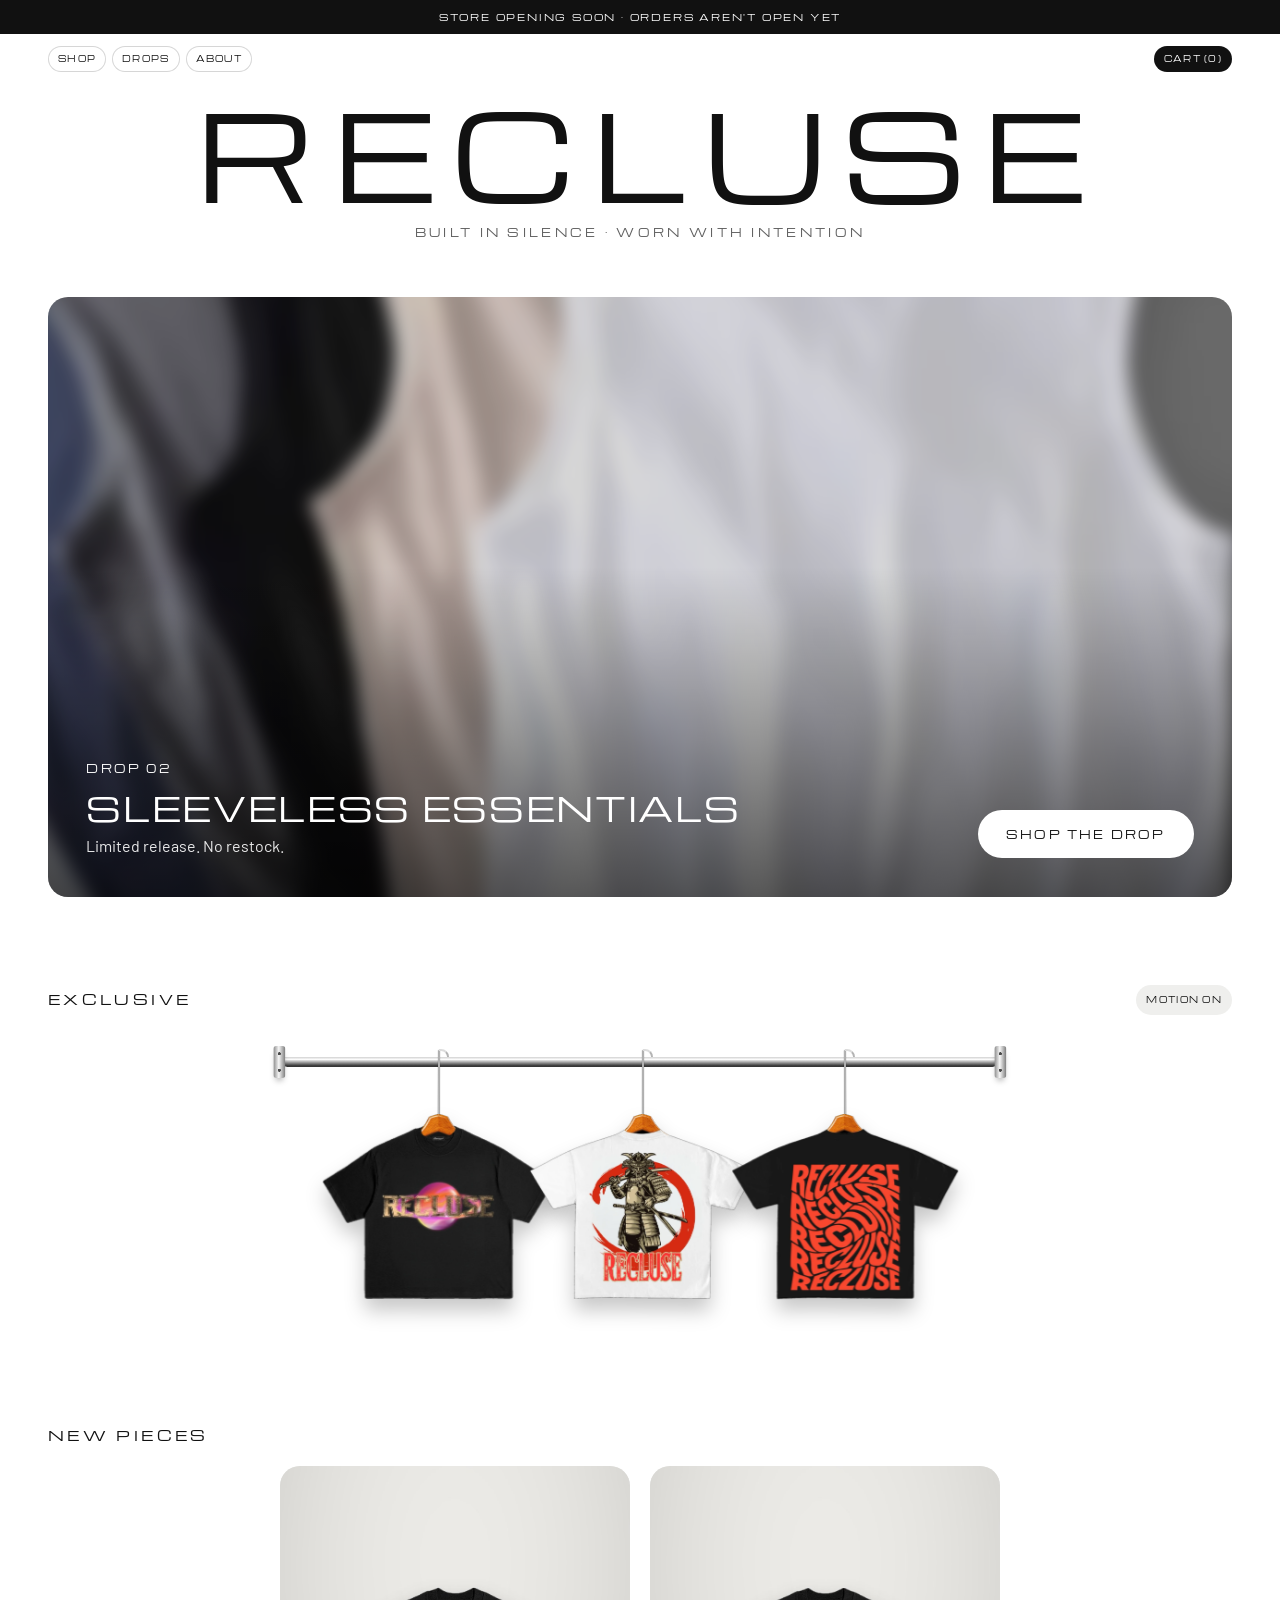
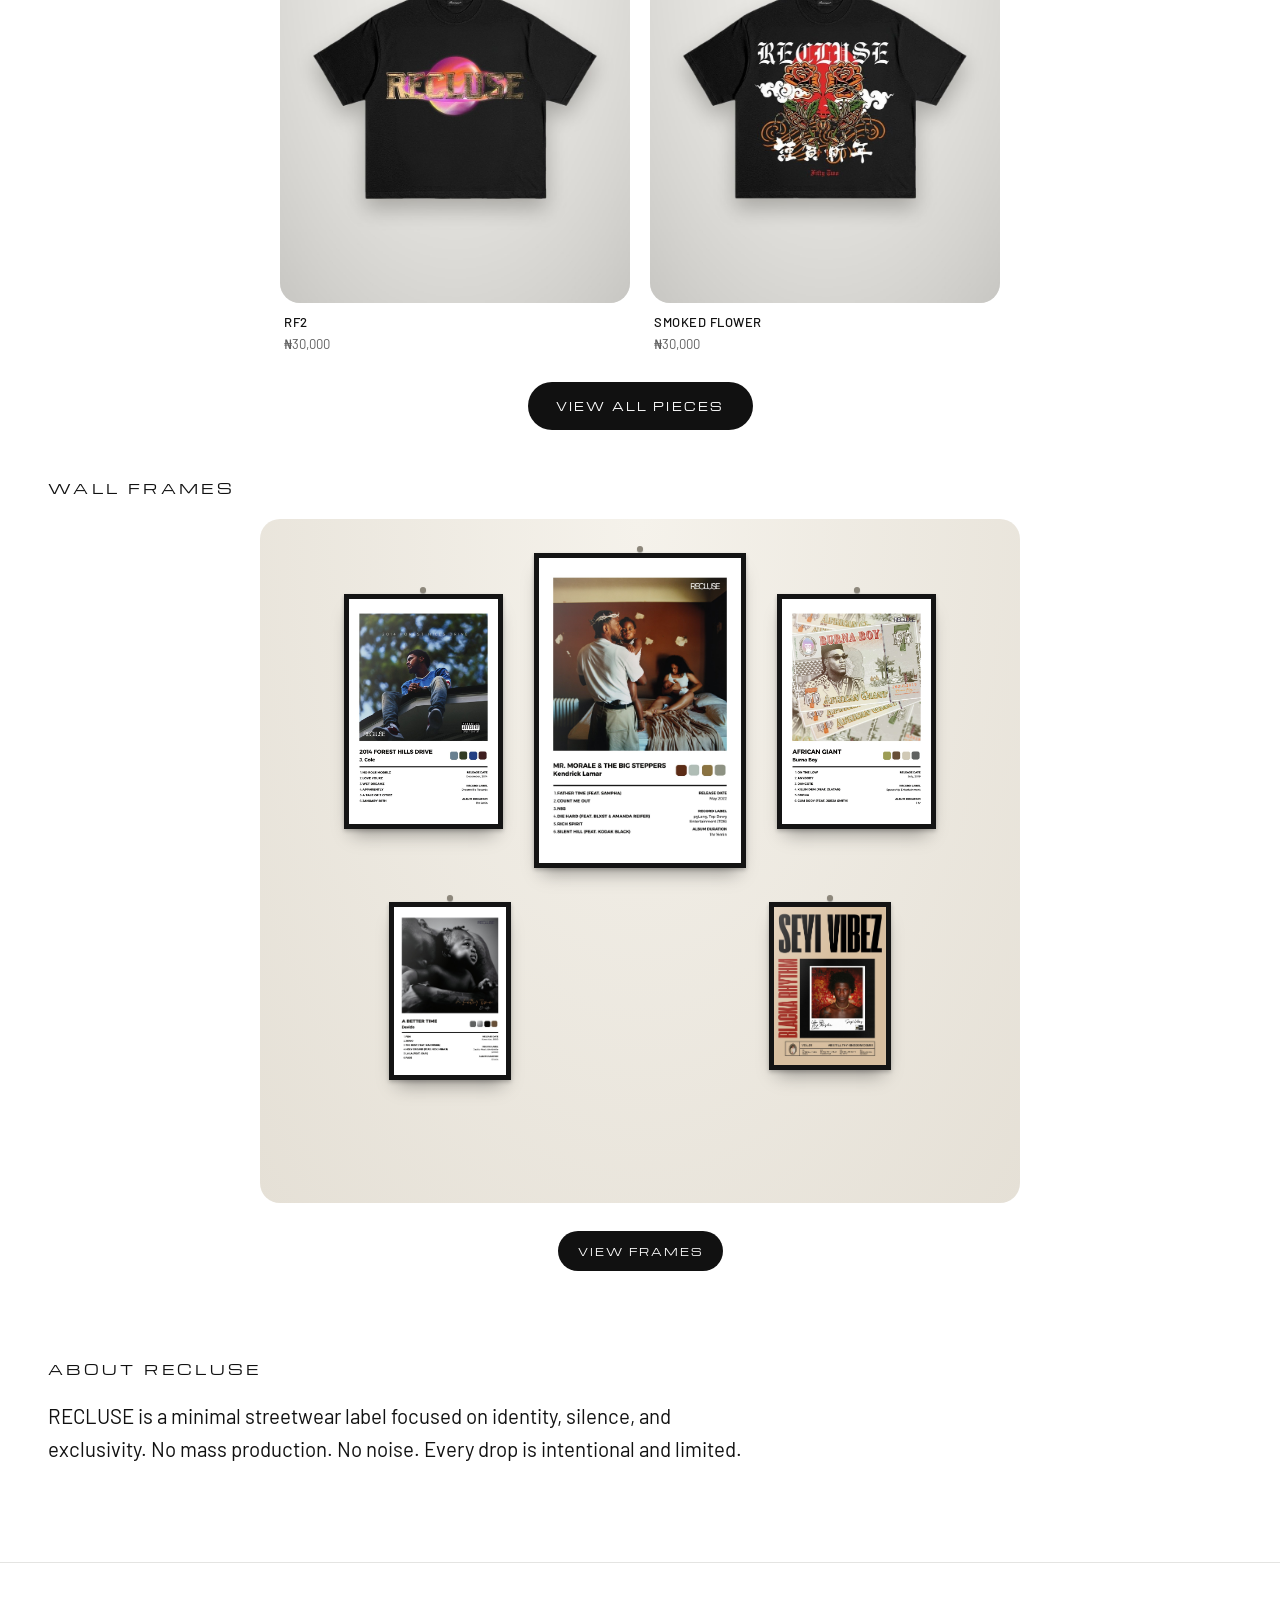
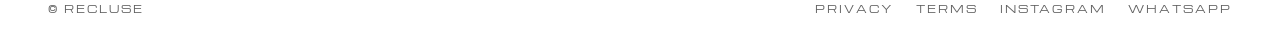
<file: index.html>
<!DOCTYPE html>
<html lang="en">
<head>
<meta charset="UTF-8">
<meta name="viewport" content="width=device-width, initial-scale=1.0">
<title>RECLUSE</title>
<meta name="description" content="RECLUSE — minimal, limited streetwear. Built in silence. Worn with intention.">

<!-- link preview on WhatsApp / Instagram / X -->
<meta property="og:title" content="RECLUSE">
<meta property="og:description" content="Limited streetwear for those who move differently.">
<meta property="og:image" content="https://johnnafuh.github.io/recluse52-site/sleeveless-drop.jpeg">
<meta property="og:url" content="https://johnnafuh.github.io/recluse52-site/">

<link rel="stylesheet" href="style.css?v=25">
</head>

<body>

<nav class="nav">
  <div class="nav-links">
    <a href="shop.html">SHOP</a>
    <a href="shop.html#sleeveless">DROPS</a>
    <a href="#about">ABOUT</a>
  </div>
  <a href="cart.html">CART (<span data-cart-count>0</span>)</a>
</nav>

<header class="masthead">
  <h1 class="wordmark">RECLUSE</h1>
  <p class="tagline">BUILT IN SILENCE · WORN WITH INTENTION</p>
</header>

<main class="wrap">

  <!-- current drop -->
  <section class="drop-box">
    <img src="sleeveless-drop.jpeg" alt="RECLUSE sleeveless essentials in navy, grey, black, beige and white">
    <div class="drop-content">
      <div>
        <span class="drop-label">DROP 02</span>
        <h2 class="drop-title">SLEEVELESS ESSENTIALS</h2>
        <p class="drop-sub">Limited release. No restock.</p>
      </div>
      <a class="btn" href="shop.html#sleeveless">SHOP THE DROP</a>
    </div>
  </section>

  <!-- exclusive pieces on the rail: display only, filled by rail.js -->
  <section class="section" aria-label="Exclusive pieces">
    <div class="section-head">
      <h2>EXCLUSIVE</h2>
      <button type="button" class="motion-toggle" id="motionToggle" aria-pressed="true">MOTION ON</button>
    </div>
    <div class="rail" id="rail">
      <div class="rail-bar" aria-hidden="true"></div>
      <p class="rail-loading">HANGING THE COLLECTION…</p>
      <div class="rail-track" id="railTrack"></div>
    </div>
  </section>

  <!-- products (filled from products.js) -->
  <section class="section">
    <div class="section-head">
      <h2>NEW PIECES</h2>
    </div>
    <div class="grid teaser" id="homeGrid"></div>
    <div class="view-all">
      <a class="btn" href="shop.html" id="viewAll">VIEW ALL PIECES</a>
    </div>
  </section>

  <!-- wall frames intro -->
  <section class="section section-compact" aria-label="Wall frames">
    <div class="section-head"><h2>WALL FRAMES</h2></div>
    <div class="wall" id="wall"></div>
    <div class="view-all">
      <a class="btn btn-sm" href="extras.html">VIEW FRAMES</a>
    </div>
  </section>

  <!-- about -->
  <section class="section" id="about">
    <div class="section-head">
      <h2>ABOUT RECLUSE</h2>
    </div>
    <p class="about-text">
      RECLUSE is a minimal streetwear label focused on identity, silence, and exclusivity.
      No mass production. No noise. Every drop is intentional and limited.
    </p>
  </section>

</main>

<footer class="footer">
  <span>© RECLUSE</span>
  <div class="footer-links">
    <a href="privacy.html">PRIVACY</a>
    <a href="terms.html">TERMS</a>
    <a href="#">INSTAGRAM</a>
    <a href="https://wa.me/2347038547668" target="_blank" rel="noopener">WHATSAPP</a>
  </div>
</footer>

<script src="products.js?v=21"></script>
<script src="cart.js?v=5"></script>
<script src="rail.js?v=10"></script>
<script>
  // teaser: the 2 products marked featured: true
  // gallery wall: frames marked wall: true, hung salon-style (left %, top %, width %)
  const wallSpots = [[36, 5, 28], [11, 11, 21], [68, 11, 21], [17, 56, 16], [67, 56, 16]];
  const wallEl = document.getElementById("wall");
  listProducts("frames").filter(p => p.wall).slice(0, 5).forEach((p, i) => {
    const [l, tp, w] = wallSpots[i];
    wallEl.insertAdjacentHTML("beforeend",
      `<a class="wall-piece" href="product.html?id=${p.id}" aria-label="${p.name}"
          style="left:${l}%;top:${tp}%;width:${w}%;animation-delay:-${(i * 1.3).toFixed(1)}s">
         <span class="frame"><img src="${p.images[0]}" alt="${p.name}" loading="lazy" draggable="false"></span>
       </a>`);
  });

  document.getElementById("homeGrid").innerHTML =
    listProducts().filter(p => p.featured).slice(0, 2).map(productCard).join("");

</script>

</body>
</html>
</file>
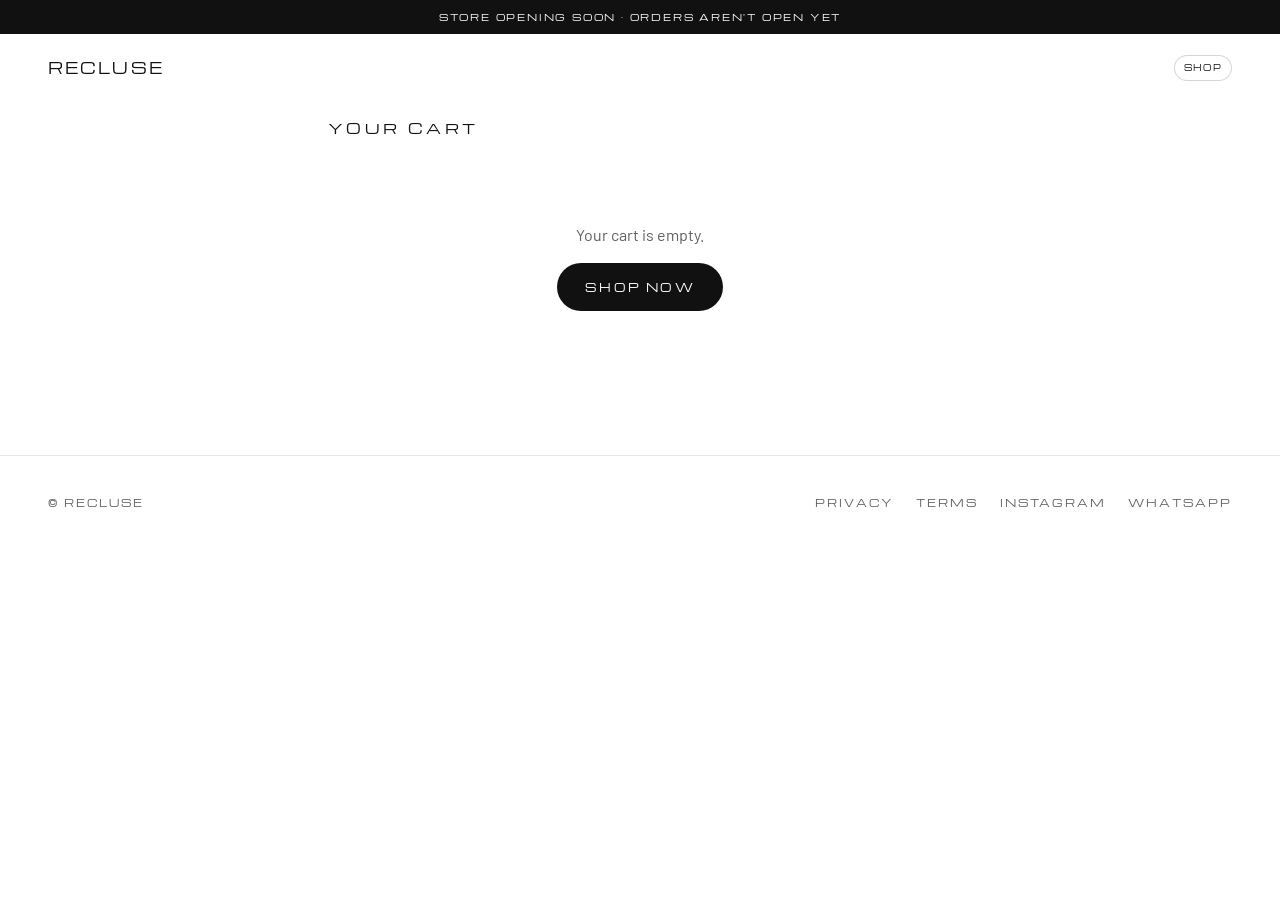
<file: cart.html>
<!DOCTYPE html>
<html lang="en">
<head>
<meta charset="UTF-8">
<meta name="viewport" content="width=device-width, initial-scale=1.0">
<title>RECLUSE | CART</title>
<link rel="stylesheet" href="style.css?v=25">
</head>

<body>

<nav class="nav">
  <a class="nav-logo" href="index.html">RECLUSE</a>
  <div class="nav-links">
    <a href="shop.html">SHOP</a>
  </div>
</nav>

<main class="wrap" id="cartPage" style="max-width: 720px">

  <div class="section-head" style="padding-top: 16px">
    <h2>YOUR CART</h2>
  </div>

  <div class="cart-list" id="cartList"></div>

  <div id="checkout">
    <div class="option" style="padding-top: 20px">
      <div class="option-head"><h2>Delivery</h2></div>
      <div class="delivery-options" id="deliveryOptions"></div>
    </div>

    <div class="totals">
      <div><span>Subtotal</span><span id="subtotal"></span></div>
      <div><span>Delivery</span><span id="deliveryFee">Choose an option</span></div>
    </div>
    <div class="cart-total">
      <span>Total</span>
      <span id="cartTotal"></span>
    </div>

    <div class="form">
      <div class="field">
        <label for="name">Full name</label>
        <input id="name" autocomplete="name">
      </div>
      <div class="field">
        <label for="email">Email (for your receipt)</label>
        <input id="email" type="email" autocomplete="email" inputmode="email">
      </div>
      <div class="field">
        <label for="phone">Phone number</label>
        <input id="phone" type="tel" autocomplete="tel">
      </div>
      <div class="field" id="addressField">
        <label for="address">Delivery address</label>
        <textarea id="address" rows="3" autocomplete="street-address"></textarea>
      </div>
      <p id="pickupNote" class="cart-meta" style="margin: 0" hidden>
        We'll contact you on your phone number with pickup details once your order is in.
      </p>

      <p id="formError" role="alert" style="margin: 0; color: #b42318" hidden></p>

      <button type="button" class="btn" id="payBtn" style="width: 100%">PAY</button>
      <p id="payNote" style="margin: 0; font-size: 14px; color: var(--muted); text-align: center">
        Pay by card, transfer, bank or USSD. Secured by Paystack.
      </p>
      <p style="margin: 0; font-size: 13px; color: var(--muted); text-align: center">
        By paying you agree to our <a href="terms.html" style="text-decoration: underline">Terms</a> and <a href="privacy.html" style="text-decoration: underline">Privacy Policy</a>.
      </p>
    </div>
  </div>

</main>

<footer class="footer">
  <span>© RECLUSE</span>
  <div class="footer-links">
    <a href="privacy.html">PRIVACY</a>
    <a href="terms.html">TERMS</a>
    <a href="#">INSTAGRAM</a>
    <a href="https://wa.me/2347038547668" target="_blank" rel="noopener">WHATSAPP</a>
  </div>
</footer>

<script src="https://js.paystack.co/v2/inline.js"></script>
<script src="products.js?v=21"></script>
<script src="cart.js?v=5"></script>
<script>
/* Public key only. Never put the secret key (sk_...) in this file.
   Live key (Paystack approved). */
const PAYSTACK_PUBLIC_KEY = "pk_live_46673d43f65624bc47b4a1482e57d6ddbcd54129";
const WHATSAPP_NUMBER = "2347038547668";
// every paid order is emailed to you through this Formspree form
const ORDER_EMAIL_ENDPOINT = "https://formspree.io/f/mwlpznkk";

// delivery options: edit prices here
const DELIVERY = [
  { id: "abuja", label: "Within Abuja", fee: 2000 },
  { id: "outside", label: "Outside Abuja", fee: 4000 },
  { id: "pickup", label: "Pickup", fee: 0 }
];
let delivery = null; // chosen option

const listEl = document.getElementById("cartList");
const checkoutEl = document.getElementById("checkout");
const payBtn = document.getElementById("payBtn");
const errorEl = document.getElementById("formError");

function showError(msg) {
  errorEl.textContent = msg;
  errorEl.hidden = false;
}

function renderCart() {
  const cart = readCart();

  if (cart.length === 0) {
    listEl.innerHTML = `
      <div class="cart-empty">
        <p>Your cart is empty.</p>
        <a class="btn" href="shop.html">SHOP NOW</a>
      </div>`;
    checkoutEl.hidden = true;
    return;
  }

  checkoutEl.hidden = false;

  listEl.innerHTML = cart.map((item, i) => {
    const p = PRODUCTS[item.id];
    const details = "Size " + item.size + (item.color ? " · " + item.color : "");
    return `
      <div class="cart-item">
        <img src="${imageFor(p, item.color)}" alt="${p.name}">
        <div class="cart-info">
          <span class="cart-name">${p.name}</span>
          <span class="cart-meta">${details}</span>
          <span class="cart-meta">${formatPrice(p.price * item.qty)}</span>
          <div class="qty">
            <button type="button" aria-label="One less" data-qty="${i}" data-change="-1">−</button>
            <span>${item.qty}</span>
            <button type="button" aria-label="One more" data-qty="${i}" data-change="1">+</button>
          </div>
        </div>
        <button type="button" class="remove-btn" data-remove="${i}">Remove</button>
      </div>`;
  }).join("");

  renderTotals();
}

function orderTotal() {
  return cartTotal() + (delivery ? delivery.fee : 0);
}

function renderDelivery() {
  document.getElementById("deliveryOptions").innerHTML = DELIVERY.map(d => `
    <button type="button" class="delivery-option" data-delivery="${d.id}"
            aria-pressed="${delivery && delivery.id === d.id}">
      <span>${d.label}</span>
      <span>${d.fee ? formatPrice(d.fee) : "Free"}</span>
    </button>`).join("");

  const isPickup = delivery && delivery.id === "pickup";
  document.getElementById("addressField").hidden = isPickup;
  document.getElementById("pickupNote").hidden = !isPickup;
}

function renderTotals() {
  document.getElementById("subtotal").textContent = formatPrice(cartTotal());
  document.getElementById("deliveryFee").textContent =
    delivery ? (delivery.fee ? formatPrice(delivery.fee) : "Free") : "Choose an option";
  const total = formatPrice(orderTotal());
  document.getElementById("cartTotal").textContent = total;
  if (STORE_OPEN) {
    payBtn.textContent = "PAY " + total;
  } else {
    payBtn.textContent = "CHECKOUT OPENS SOON";
    payBtn.disabled = true;
  }
}

document.getElementById("deliveryOptions").onclick = e => {
  const btn = e.target.closest("[data-delivery]");
  if (!btn) return;
  delivery = DELIVERY.find(d => d.id === btn.dataset.delivery);
  errorEl.hidden = true;
  renderDelivery();
  renderTotals();
};

// quantity and remove buttons
listEl.onclick = e => {
  const qtyBtn = e.target.closest("[data-qty]");
  const removeBtn = e.target.closest("[data-remove]");
  if (qtyBtn) {
    const i = Number(qtyBtn.dataset.qty);
    setQty(i, readCart()[i].qty + Number(qtyBtn.dataset.change));
  } else if (removeBtn) {
    removeFromCart(Number(removeBtn.dataset.remove));
  } else {
    return;
  }
  renderCart();
};

// one line per item, used in Paystack and the receipt
function orderLines() {
  return readCart().map(item => {
    const p = PRODUCTS[item.id];
    const details = item.size + (item.color ? ", " + item.color : "");
    return `${p.name} (${details}) x${item.qty} - ${formatPrice(p.price * item.qty)}`;
  });
}

// Paystack checkout: card or bank transfer
payBtn.onclick = () => {
  if (!STORE_OPEN) return; // store closed: no payments yet

  const name = document.getElementById("name").value.trim();
  const email = document.getElementById("email").value.trim();
  const phone = document.getElementById("phone").value.trim();
  const address = document.getElementById("address").value.trim();

  if (!delivery) {
    showError("Choose a delivery option: within Abuja, outside Abuja or pickup.");
    return;
  }
  const isPickup = delivery.id === "pickup";
  if (!name || !email || !phone || (!isPickup && !address)) {
    showError(isPickup
      ? "Add your name, email and phone number to pay."
      : "Add your name, email, phone number and delivery address to pay.");
    return;
  }
  if (!/^[^\s@]+@[^\s@]+\.[^\s@]+$/.test(email)) {
    showError("That email doesn't look right. Check it and try again.");
    return;
  }
  if (typeof PaystackPop === "undefined") {
    showError("Payment couldn't load. Check your connection and refresh the page.");
    return;
  }
  errorEl.hidden = true;

  const total = orderTotal();
  const lines = orderLines();
  const deliveryLine = "Delivery: " + delivery.label + " - " + (delivery.fee ? formatPrice(delivery.fee) : "Free");
  const reference = "RCL-" + Date.now();

  const nameParts = name.split(/\s+/);
  const popup = new PaystackPop();
  popup.newTransaction({
    key: PAYSTACK_PUBLIC_KEY,
    email: email,
    firstName: nameParts[0],
    lastName: nameParts.slice(1).join(" "),
    phone: phone,
    amount: total * 100, // Paystack counts in kobo
    currency: "NGN",
    reference: reference,
    metadata: {
      custom_fields: [
        { display_name: "Name", variable_name: "name", value: name },
        { display_name: "Phone", variable_name: "phone", value: phone },
        { display_name: "Delivery", variable_name: "delivery", value: deliveryLine },
        { display_name: "Address", variable_name: "address", value: isPickup ? "Pickup" : address },
        { display_name: "Items", variable_name: "items", value: lines.join(" | ") },
        { display_name: "Order total", variable_name: "order_total", value: formatPrice(total) }
      ]
    },
    onSuccess: transaction => {
      const order = {
        name, email, phone,
        address: isPickup ? "Pickup" : address,
        reference: transaction.reference || reference,
        lines, deliveryLine, total
      };
      emailOrder(order);
      showConfirmation(order);
    },
    onCancel: () => {
      showError("Payment cancelled. Your cart is still here when you're ready.");
    },
    onError: () => {
      showError("Something went wrong with the payment. Please try again.");
    }
  });
};

// sends the paid order to your email (Formspree)
function emailOrder(order) {
  fetch(ORDER_EMAIL_ENDPOINT, {
    method: "POST",
    keepalive: true, // still sends if the customer leaves the page
    headers: { "Content-Type": "application/json", "Accept": "application/json" },
    body: JSON.stringify({
      _subject: "New RECLUSE order " + order.reference + " - " + formatPrice(order.total),
      _replyto: order.email,
      Reference: order.reference,
      "Total paid": formatPrice(order.total),
      Name: order.name,
      Email: order.email,
      Phone: order.phone,
      Delivery: order.deliveryLine,
      Address: order.address,
      Items: order.lines.join("\n")
    })
  }).catch(() => { /* email failed: the order is still in Paystack */ });
}

// after a successful payment
function showConfirmation(order) {
  clearCart();

  const receipt =
    "RECLUSE PAYMENT RECEIPT\n\n" +
    "Name: " + order.name + "\n" +
    "Phone: " + order.phone + "\n" +
    "Address: " + order.address + "\n" +
    "Reference: " + order.reference + "\n" +
    "Total paid: " + formatPrice(order.total) + "\n\n" +
    order.lines.join("\n") + "\n" + order.deliveryLine;

  document.getElementById("cartPage").innerHTML = `
    <div class="section-head" style="padding-top: 16px">
      <h2>ORDER CONFIRMED</h2>
    </div>
    <p class="about-text" style="margin-bottom: 16px">
      Thank you, ${order.name.replace(/[<>&"]/g, "")}. Your payment went through and your order is in.
      A receipt has been sent to your email.
    </p>
    <div class="cart-list">
      ${order.lines.concat(order.deliveryLine).map(l => `<div class="cart-item"><span class="cart-meta">${l}</span></div>`).join("")}
    </div>
    <div class="cart-total"><span>Total paid</span><span>${formatPrice(order.total)}</span></div>
    <p class="cart-meta" style="margin: 0 0 24px">Reference: ${order.reference}</p>
    <div class="form">
      <a class="btn" style="width: 100%" target="_blank" rel="noopener"
         href="https://wa.me/${WHATSAPP_NUMBER}?text=${encodeURIComponent(receipt)}">SEND RECEIPT ON WHATSAPP</a>
      <a class="btn" style="width: 100%; background: var(--stone); color: var(--ink)" href="shop.html">CONTINUE SHOPPING</a>
    </div>`;
  window.scrollTo(0, 0);
}

if (!STORE_OPEN) {
  document.getElementById("payNote").textContent =
    "We're not taking orders yet. Checkout opens as soon as the store launches.";
}
renderDelivery();
renderCart();
</script>

</body>
</html>
</file>
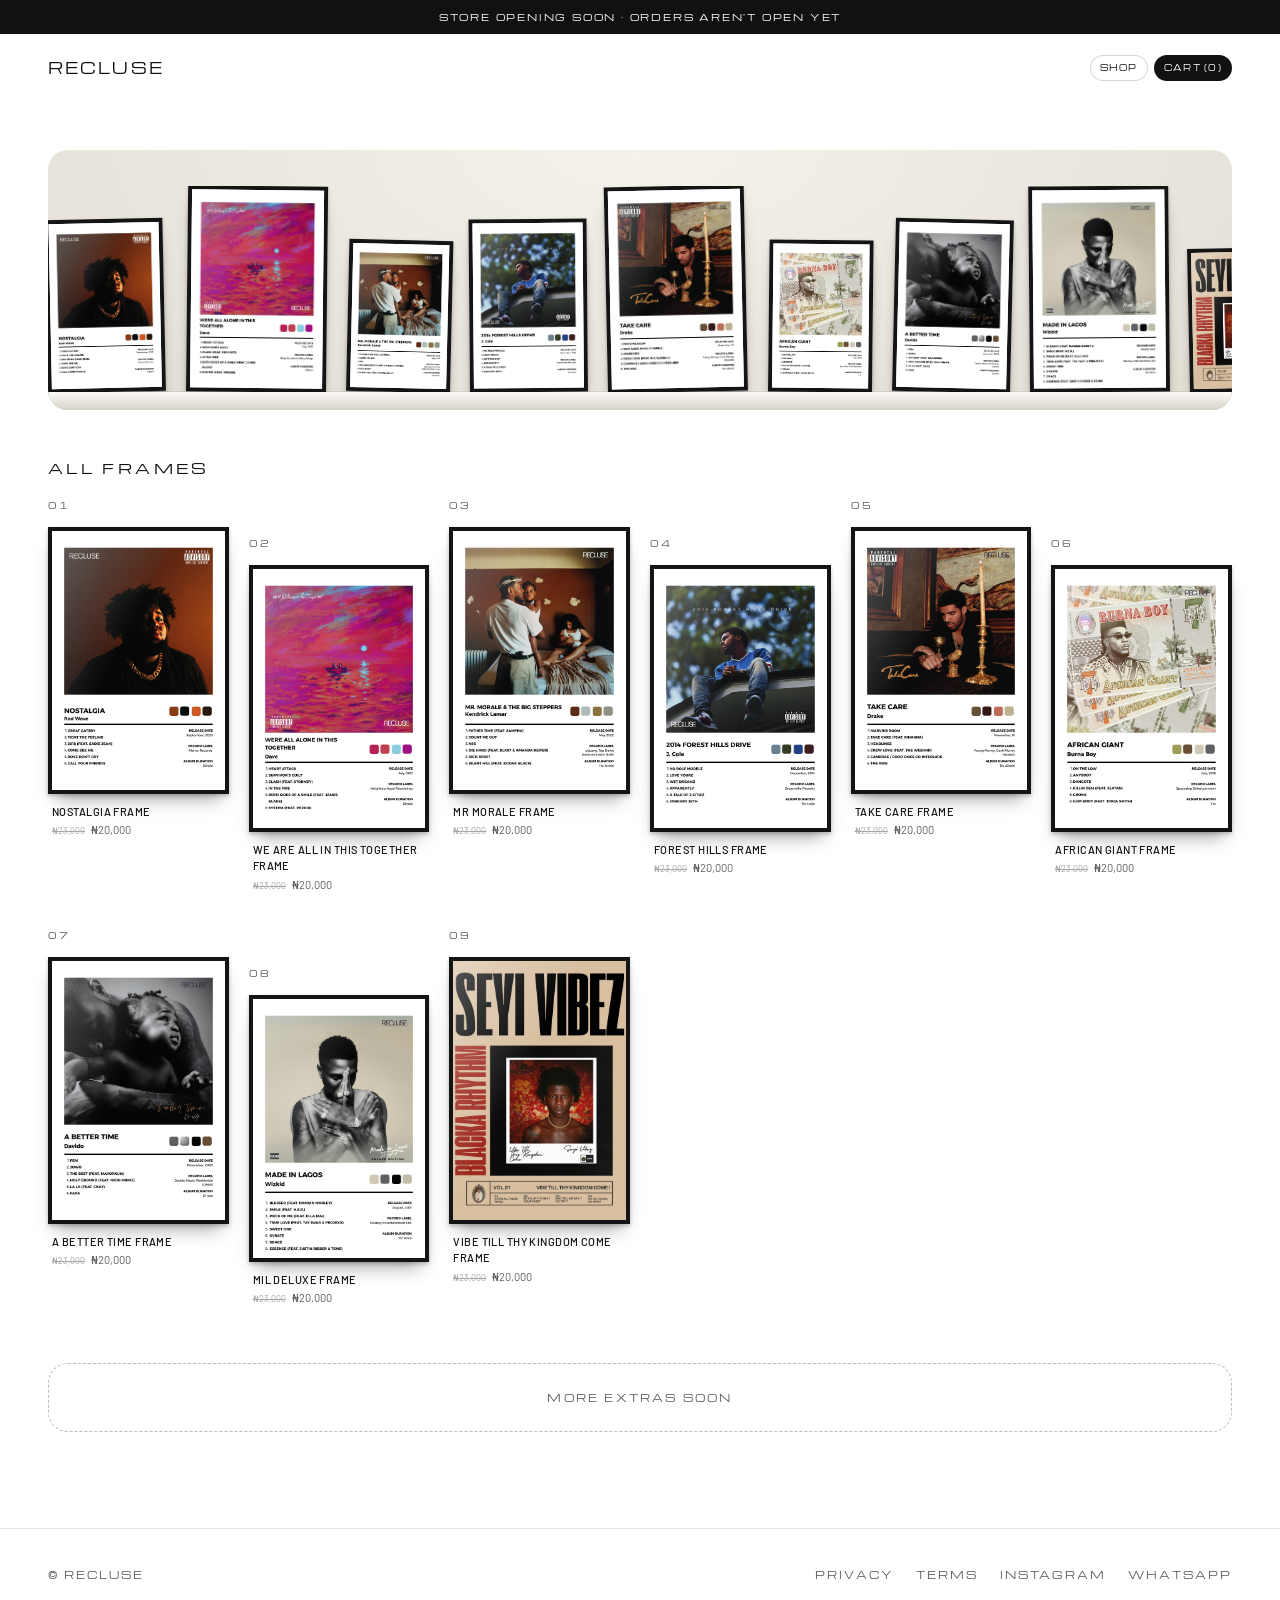
<file: extras.html>
<!DOCTYPE html>
<html lang="en">
<head>
<meta charset="UTF-8">
<meta name="viewport" content="width=device-width, initial-scale=1.0">
<title>RECLUSE | EXTRAS</title>
<meta name="description" content="RECLUSE extras: wall frames and other pieces outside the clothing collection.">
<link rel="stylesheet" href="style.css?v=25">
<style>
.ex-hero { position: relative; overflow: hidden; display: flex; flex-direction: column; justify-content: flex-end; min-height: clamp(220px, 42vw, 360px); padding: clamp(24px, 5vw, 56px) clamp(18px, 4vw, 48px); border-radius: var(--radius); background: #0e0e0e; color: #ffffff; }
.ex-hero::before { content: ""; position: absolute; inset: 0; background: radial-gradient(ellipse at 70% 20%, rgba(255, 255, 255, 0.16), rgba(255, 255, 255, 0) 60%); }
.ex-word { position: relative; margin: 0; font-family: var(--wide); font-weight: 400; font-size: min(15.5vw, 150px); line-height: 1; letter-spacing: 0.04em; color: transparent; -webkit-text-stroke: 1px rgba(255, 255, 255, 0.45); }
.ex-sub { position: relative; display: flex; justify-content: space-between; gap: 12px; margin: 16px 0 0; font-family: var(--wide); font-size: 9px; letter-spacing: 0.22em; color: rgba(255, 255, 255, 0.7); }

/* frames leaning on a picture ledge, sliding left without end */
.ledge { position: relative; margin-top: 0; padding-top: 36px; border-radius: var(--radius); background: radial-gradient(ellipse at 50% 0%, #f5f2eb 0%, #e2ddd3 100%); overflow: hidden; }
.ledge-row { position: relative; overflow: hidden; }
.ledge-row::after { content: ""; position: absolute; left: 0; right: 0; bottom: 0; height: 18px; background: linear-gradient(#fcfbf8, #d6d1c6); box-shadow: 0 -1px 0 rgba(0, 0, 0, 0.08), 0 12px 16px -6px rgba(0, 0, 0, 0.28); }
.ledge-track { display: flex; align-items: flex-end; width: max-content; padding-bottom: 18px; animation: ledgeMove 60s linear infinite; will-change: transform; }
@keyframes ledgeMove { to { transform: translateX(calc(-1 * var(--set, 0px))); } }
.ledge:hover .ledge-track { animation-play-state: paused; }
.ledge-item { position: relative; z-index: 1; flex: 0 0 auto; display: block; width: clamp(72px, 20vw, 118px); margin-right: clamp(8px, 2vw, 20px); }
.ledge-item.w1 { width: clamp(88px, 24vw, 140px); }
.ledge-item.w2 { width: clamp(66px, 18vw, 104px); }
.ledge-item .frame { --fw: 4px; transform: rotate(var(--r, 0deg)); transform-origin: 50% 100%; transition: transform 0.35s ease; }
.ledge-item.r0 { --r: -1.2deg; } .ledge-item.r1 { --r: 0.6deg; } .ledge-item.r2 { --r: 1.3deg; } .ledge-item.r3 { --r: -0.5deg; }
.ledge-item:hover .frame, .ledge-item:active .frame { transform: rotate(0deg) translateY(-6px); }
@media (prefers-reduced-motion: reduce) { .ledge-track { animation: none; } .ledge-row { overflow-x: auto; } }

/* editorial grid */
.ex-grid { counter-reset: n; display: grid; grid-template-columns: repeat(3, minmax(0, 1fr)); gap: 22px 10px; }
.ex-grid .card { counter-increment: n; transition: transform 0.35s ease; }
.ex-grid .card::before { content: counter(n, decimal-leading-zero); margin-bottom: 4px; font-family: var(--wide); font-size: 9px; letter-spacing: 0.22em; color: var(--muted); }
.ex-grid .card:nth-child(3n + 2) { margin-top: 30px; }
.ex-grid .card-meta { font-size: 11px; }
.ex-grid .frame { --fw: 4px; }
.ex-grid .card:hover { transform: translateY(-6px); }
@media (min-width: 900px) {
  .ex-grid { grid-template-columns: repeat(6, minmax(0, 1fr)); gap: 36px 20px; }
  .ex-grid .card:nth-child(3n + 2) { margin-top: 0; }
  .ex-grid .card:nth-child(even) { margin-top: 38px; }
}

.ex-soon { margin-top: 56px; padding: 26px 18px; border: 1px dashed #bdbdba; border-radius: var(--radius); text-align: center; font-family: var(--wide); font-size: 10px; letter-spacing: 0.22em; color: var(--muted); }
</style>
</head>

<body>

<nav class="nav">
  <a class="nav-logo" href="index.html">RECLUSE</a>
  <div class="nav-links">
    <a href="shop.html">SHOP</a>
    <a href="cart.html">CART (<span data-cart-count>0</span>)</a>
  </div>
</nav>

<main class="wrap">

  <section class="section section-compact">
    <div class="ledge" aria-label="Frames on a ledge">
      <div class="ledge-row"><div class="ledge-track" id="ledge"></div></div>
    </div>
  </section>

  <section class="section section-compact" id="frames">
    <div class="section-head"><h2>ALL FRAMES</h2></div>
    <div class="ex-grid" data-category="frames"></div>
    <div class="ex-soon">MORE EXTRAS SOON</div>
  </section>

</main>

<footer class="footer">
  <span>© RECLUSE</span>
  <div class="footer-links">
    <a href="privacy.html">PRIVACY</a>
    <a href="terms.html">TERMS</a>
    <a href="#">INSTAGRAM</a>
    <a href="https://wa.me/2347038547668" target="_blank" rel="noopener">WHATSAPP</a>
  </div>
</footer>

<script src="products.js?v=21"></script>
<script src="cart.js?v=5"></script>
<script>
  const frames = listProducts("frames");

  // frames leaning on the ledge, repeated so the slide never runs out
  const ledge = document.getElementById("ledge");
  const setHtml = frames.map((p, i) =>
    `<a class="ledge-item w${i % 3} r${i % 4}" href="product.html?id=${p.id}" aria-label="${p.name}"><span class="frame"><img src="${p.images[0]}" alt="${p.name}" loading="lazy" draggable="false"></span></a>`).join("");
  ledge.innerHTML = setHtml;
  const setW = ledge.scrollWidth;                                   // width of one full set
  const copies = Math.ceil(ledge.parentElement.clientWidth / setW) + 1;
  ledge.innerHTML = setHtml.repeat(copies);
  ledge.style.setProperty("--set", setW + "px");
  ledge.style.animationDuration = Math.max(20, setW / 40) + "s";    // about 40px per second

  // numbered grid
  document.querySelectorAll("[data-category]").forEach(grid => {
    grid.innerHTML = listProducts(grid.dataset.category).map(productCard).join("");
  });

  // coming back from a product: return to the spot you left
  const nav = performance.getEntriesByType("navigation")[0];
  const savedY = Number(sessionStorage.getItem("extrasScroll") || 0);
  if (nav && nav.type === "back_forward" && savedY) { history.scrollRestoration = "manual"; window.scrollTo(0, savedY); }
  const saveY = () => sessionStorage.setItem("extrasScroll", String(window.scrollY));
  window.addEventListener("pagehide", saveY);
  document.addEventListener("click", e => { if (e.target.closest("a.card, a.ledge-item")) saveY(); });
</script>

</body>
</html>
</file>
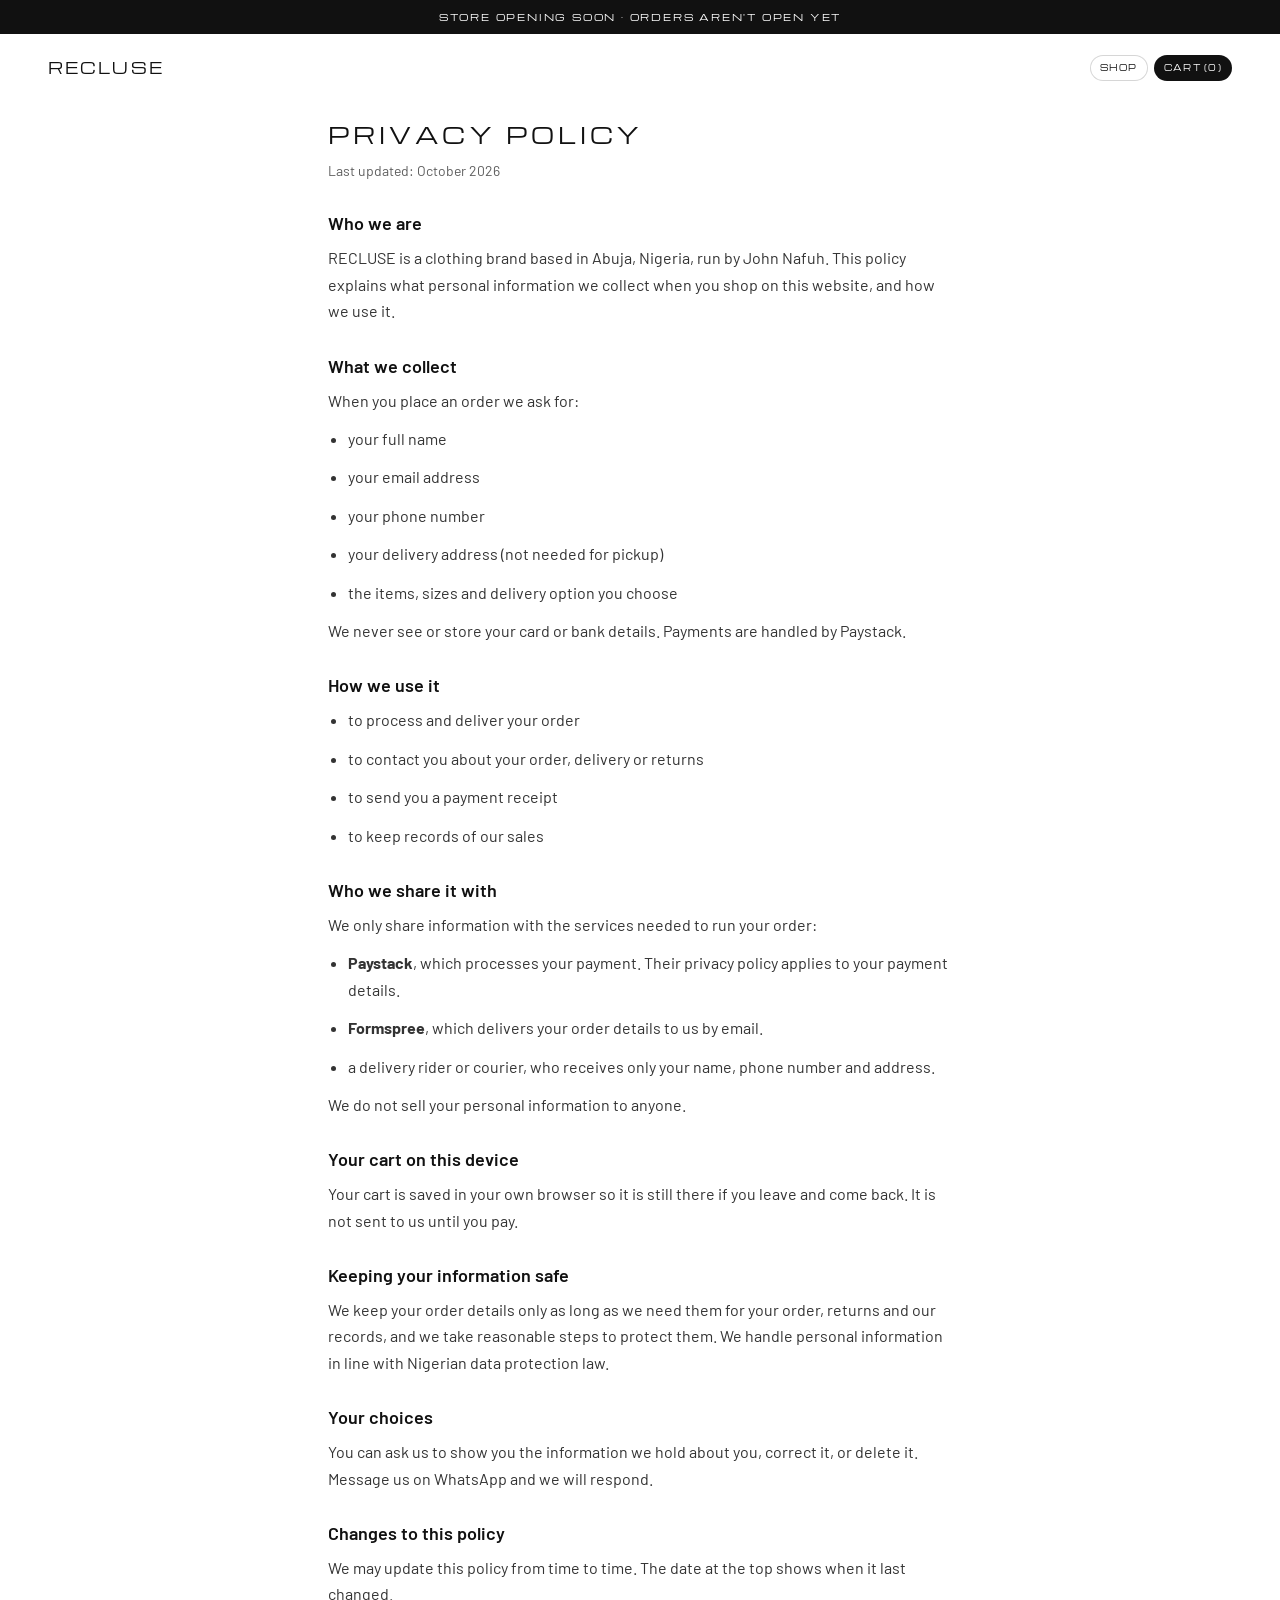
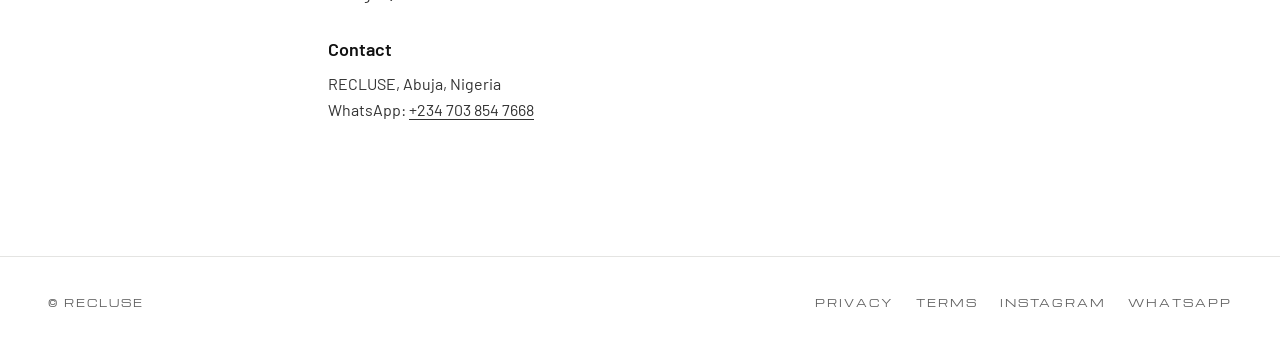
<file: privacy.html>
<!DOCTYPE html>
<html lang="en">
<head>
<meta charset="UTF-8">
<meta name="viewport" content="width=device-width, initial-scale=1.0">
<title>RECLUSE | PRIVACY POLICY</title>
<meta name="description" content="PRIVACY POLICY for RECLUSE, a Nigerian streetwear brand.">
<link rel="stylesheet" href="style.css?v=25">
</head>

<body>

<nav class="nav">
  <a class="nav-logo" href="index.html">RECLUSE</a>
  <div class="nav-links">
    <a href="shop.html">SHOP</a>
    <a href="cart.html">CART (<span data-cart-count>0</span>)</a>
  </div>
</nav>

<main class="wrap legal">
  <h1>PRIVACY POLICY</h1>
  <p class="updated">Last updated: October 2026</p>

  <h2>Who we are</h2>
  <p>RECLUSE is a clothing brand based in Abuja, Nigeria, run by John Nafuh. This policy explains what personal information we collect when you shop on this website, and how we use it.</p>

  <h2>What we collect</h2>
  <p>When you place an order we ask for:</p>
  <ul>
    <li>your full name</li>
    <li>your email address</li>
    <li>your phone number</li>
    <li>your delivery address (not needed for pickup)</li>
    <li>the items, sizes and delivery option you choose</li>
  </ul>
  <p>We never see or store your card or bank details. Payments are handled by Paystack.</p>

  <h2>How we use it</h2>
  <ul>
    <li>to process and deliver your order</li>
    <li>to contact you about your order, delivery or returns</li>
    <li>to send you a payment receipt</li>
    <li>to keep records of our sales</li>
  </ul>

  <h2>Who we share it with</h2>
  <p>We only share information with the services needed to run your order:</p>
  <ul>
    <li><strong>Paystack</strong>, which processes your payment. Their privacy policy applies to your payment details.</li>
    <li><strong>Formspree</strong>, which delivers your order details to us by email.</li>
    <li>a delivery rider or courier, who receives only your name, phone number and address.</li>
  </ul>
  <p>We do not sell your personal information to anyone.</p>

  <h2>Your cart on this device</h2>
  <p>Your cart is saved in your own browser so it is still there if you leave and come back. It is not sent to us until you pay.</p>

  <h2>Keeping your information safe</h2>
  <p>We keep your order details only as long as we need them for your order, returns and our records, and we take reasonable steps to protect them. We handle personal information in line with Nigerian data protection law.</p>

  <h2>Your choices</h2>
  <p>You can ask us to show you the information we hold about you, correct it, or delete it. Message us on WhatsApp and we will respond.</p>

  <h2>Changes to this policy</h2>
  <p>We may update this policy from time to time. The date at the top shows when it last changed.</p>

  <h2>Contact</h2>
  <p>RECLUSE, Abuja, Nigeria<br>WhatsApp: <a href="https://wa.me/2347038547668" target="_blank" rel="noopener">+234 703 854 7668</a></p>

</main>

<footer class="footer">
  <span>© RECLUSE</span>
  <div class="footer-links">
    <a href="privacy.html">PRIVACY</a>
    <a href="terms.html">TERMS</a>
    <a href="#">INSTAGRAM</a>
    <a href="https://wa.me/2347038547668" target="_blank" rel="noopener">WHATSAPP</a>
  </div>
</footer>

<script src="products.js?v=21"></script>
<script src="cart.js?v=5"></script>

</body>
</html>
</file>
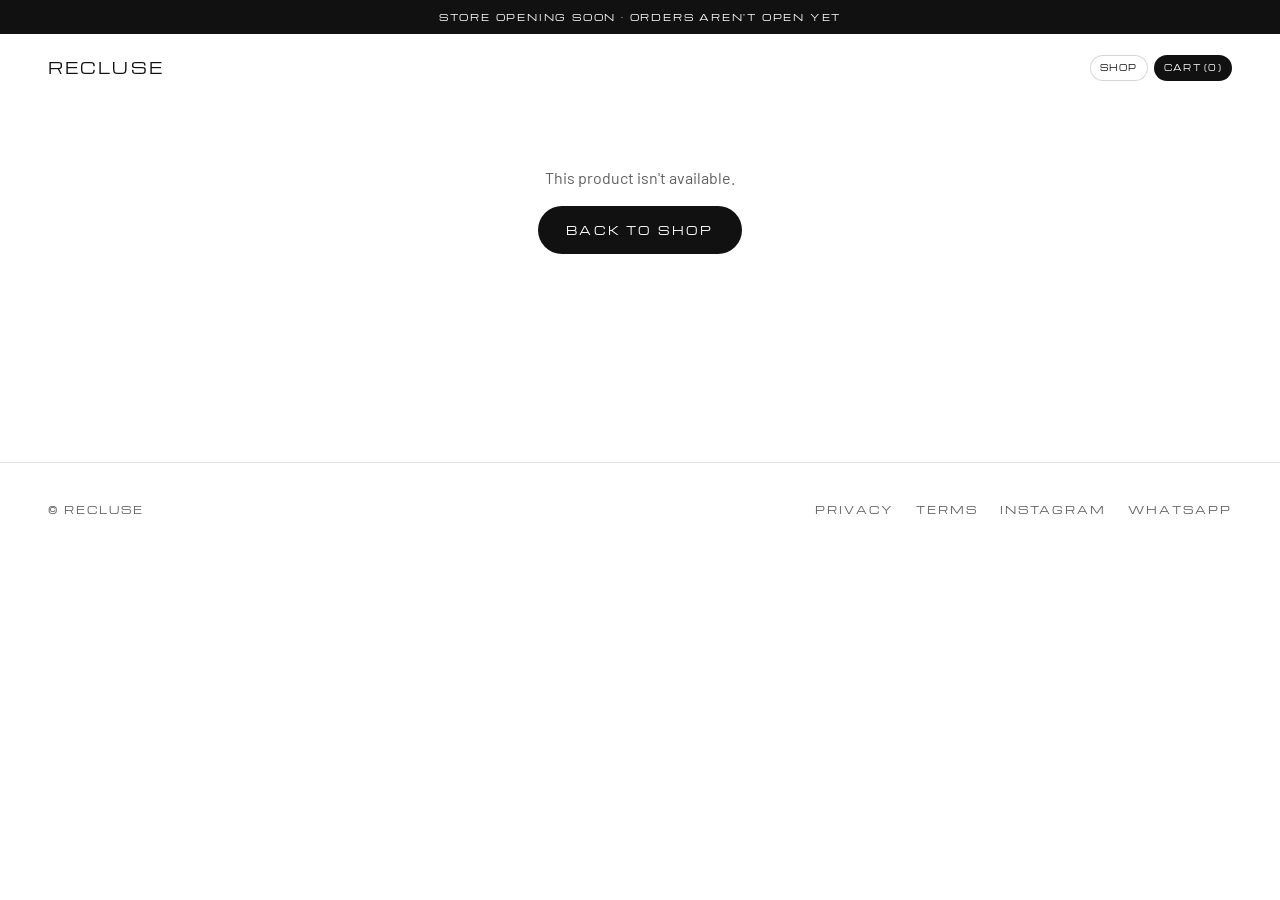
<file: product.html>
<!DOCTYPE html>
<html lang="en">
<head>
<meta charset="UTF-8">
<meta name="viewport" content="width=device-width, initial-scale=1.0">
<title>RECLUSE</title>
<link rel="stylesheet" href="style.css?v=25">
</head>

<body>

<nav class="nav">
  <a class="nav-logo" href="index.html">RECLUSE</a>
  <div class="nav-links">
    <a href="shop.html">SHOP</a>
    <a href="cart.html">CART (<span data-cart-count>0</span>)</a>
  </div>
</nav>

<main class="wrap product" id="product">
  <div class="product-layout">

    <div class="product-intro">
      <a class="back-link" href="shop.html" onclick="if (/(shop|extras)\.html/.test(document.referrer)) { history.back(); return false; } sessionStorage.setItem('restoreShop', '1');">
        <svg width="20" height="14" viewBox="0 0 20 14" fill="none" stroke="currentColor" stroke-width="1.5" aria-hidden="true"><path d="M19 7H1M7 1L1 7l6 6"/></svg>
        Shop
      </a>
      <div class="product-title-row">
        <h1 class="product-title" id="name"></h1>
        <span class="badge" id="drop"></span>
      </div>
      <div class="pdp-price" id="pdpPrice"></div>
      <p class="product-desc" id="desc"></p>
    </div>

    <div class="gallery">
      <img id="photo" alt="">
      <div class="counter" id="counter" hidden>
        <button type="button" id="prevPhoto" aria-label="Previous photo">‹</button>
        <span id="photoCount">1 / 1</span>
        <button type="button" id="nextPhoto" aria-label="Next photo">›</button>
      </div>
      <div class="thumbs" id="thumbs" hidden></div>
    </div>

    <div class="panel">
      <div class="option" id="colorOption" hidden>
        <div class="option-head"><h2>Color</h2><span id="colorName"></span></div>
        <div class="swatches" id="swatches"></div>
      </div>
      <div class="option">
        <div class="option-head"><h2>Size</h2><span id="sizeName"></span></div>
        <div class="sizes" id="sizes"></div>
      </div>
      <div class="option" id="roomOption" hidden>
        <button type="button" class="room-btn" id="roomToggle" aria-expanded="false"><span>See it on your wall</span><span id="roomChevron">+</span></button>
        <div class="room" id="room" hidden>
          <div class="room-tabs">
            <button type="button" class="pill is-active" data-scene="sofa">Sofa</button>
            <button type="button" class="pill" data-scene="door">Door</button>
          </div>
          <div id="roomScene"></div>
          <p class="room-note">Shown to scale: 16 x 24 in frame, 5'8" person.</p>
        </div>
      </div>

      <div class="accs">
        <details class="acc">
          <summary>Delivery</summary>
          <div>
            <p>Within Abuja: ₦2,000</p>
            <p>Outside Abuja: ₦4,000</p>
            <p>Pickup: free</p>
            <p>We'll contact you on your phone number to arrange delivery.</p>
          </div>
        </details>
        <details class="acc">
          <summary>Returns</summary>
          <div>
            <p>Return within 7 days of receiving your order if it is unworn, unwashed and in its original condition. Wrong or damaged item? Tell us within 7 days and we'll make it right.</p>
            <p><a href="terms.html">Read the full terms</a></p>
          </div>
        </details>
      </div>
    </div>

    <div class="buy-bar">
      <div class="price-block">
        <span class="price" id="price"></span>
        <span class="price-note">Limited · no restock</span>
      </div>
      <button type="button" class="save-btn" id="shareBtn" aria-label="Share this product">
        <svg width="18" height="20" viewBox="0 0 18 20" fill="none" stroke="currentColor" stroke-width="1.5" aria-hidden="true"><path d="M9 13V1M4 6l5-5 5 5"/><path d="M1 11v8h16v-8"/></svg>
      </button>
      <button type="button" class="add-btn" id="addBtn">Add to cart</button>
    </div>

  </div>

  <section class="pdp-more" id="more" hidden>
    <h2>YOU MAY ALSO LIKE</h2>
    <div class="more-row" id="moreRow"></div>
  </section>
</main>

<footer class="footer">
  <span>© RECLUSE</span>
  <div class="footer-links">
    <a href="privacy.html">PRIVACY</a>
    <a href="terms.html">TERMS</a>
    <a href="#">INSTAGRAM</a>
    <a href="https://wa.me/2347038547668" target="_blank" rel="noopener">WHATSAPP</a>
  </div>
</footer>

<script src="products.js?v=21"></script>
<script src="cart.js?v=5"></script>
<script>
const id = new URLSearchParams(location.search).get("id");
const product = getProduct(id);

// SHOP button in the menu: go back to the spot you left in the shop
const navShop = document.querySelector('.nav a[href="shop.html"]');
if (navShop) navShop.onclick = e => {
  if (/(shop|extras)\.html/.test(document.referrer)) { e.preventDefault(); history.back(); }
};

if (!product) {
  document.getElementById("product").innerHTML = `
    <div class="cart-empty">
      <p>This product isn't available.</p>
      <a class="btn" href="shop.html">BACK TO SHOP</a>
    </div>`;
} else {
  let photo = 0;
  let size = product.sizes.includes("M") ? "M" : product.sizes[0];
  let color = product.colors.length ? product.colors[0].name : "";

  document.title = "RECLUSE | " + product.name;
  document.getElementById("name").textContent = product.name;
  document.getElementById("drop").textContent = product.drop;
  document.getElementById("desc").textContent = product.desc;
  document.getElementById("price").innerHTML = priceHtml(product);
  document.getElementById("pdpPrice").innerHTML = priceHtml(product) +
    (product.oldPrice ? '<span class="pdp-save">Save ' + formatPrice(product.oldPrice - product.price) + '</span>' : "");
  if (product.oldPrice) {
    // discounted price takes more room: keep the buy bar inside the screen on phones
    document.querySelector(".price-note").textContent = "Limited-time price";
    document.querySelector(".price-block").style.minWidth = "0";
    document.querySelector(".buy-bar").style.gap = "8px";
    document.getElementById("addBtn").style.padding = "0 18px";
  }

  /* frames: hang the photo in a real frame, plus the "see it on your wall" view */
  if (product.category === "frames") {
    const g = document.querySelector(".gallery");
    const ph = document.getElementById("photo");
    g.classList.add("gallery-frame");
    const fr = document.createElement("span");
    fr.className = "frame";
    ph.parentNode.insertBefore(fr, ph);
    fr.appendChild(ph);

    const FW = 16, FH = 24;
    const person = (cx) => `<circle cx="${cx}" cy="24.8" r="4.8" fill="#b9b3a8"/><rect x="${cx - 8}" y="29.6" width="16" height="58.4" rx="7" fill="#b9b3a8"/>`;
    const frameSvg = (x, y, src) => `
      <rect x="${x + 1.2}" y="${y + 1.6}" width="${FW}" height="${FH}" fill="#000" opacity=".16"/>
      <rect x="${x}" y="${y}" width="${FW}" height="${FH}" fill="#141414"/>
      <image href="${src}" x="${x + 0.9}" y="${y + 0.9}" width="${FW - 1.8}" height="${FH - 1.8}" preserveAspectRatio="xMidYMid slice"/>`;
    const scenes = {
      sofa: (src) => `
        <rect x="26" y="62" width="10" height="22" rx="4" fill="#3d3a36"/><rect x="104" y="62" width="10" height="22" rx="4" fill="#3d3a36"/>
        <rect x="30" y="54" width="80" height="30" rx="5" fill="#46423d"/><rect x="30" y="70" width="80" height="14" rx="3" fill="#57524b"/>
        <rect x="32" y="84" width="3" height="4" fill="#2a2724"/><rect x="105" y="84" width="3" height="4" fill="#2a2724"/>
        ${frameSvg(62, 20, src)}${person(14)}`,
      door: (src) => `
        <rect x="82" y="8" width="36" height="80" fill="#7a5c3e"/><rect x="86" y="12" width="28" height="30" fill="#6c5035"/><rect x="86" y="48" width="28" height="36" fill="#6c5035"/>
        <circle cx="87" cy="50" r="1.6" fill="#d8c9a7"/>
        ${frameSvg(48, 19, src)}${person(26)}`
    };
    const drawRoom = (scene) => {
      document.getElementById("roomScene").innerHTML = `
        <svg viewBox="0 0 120 96" role="img" aria-label="${product.name} shown on a wall at true size">
          <rect width="120" height="88" fill="#ece8e0"/><rect y="88" width="120" height="8" fill="#cfc8bb"/>
          ${scenes[scene](product.images[0])}
        </svg>`;
    };
    document.getElementById("roomOption").hidden = false;
    drawRoom("sofa");
    document.getElementById("roomToggle").onclick = () => {
      const room = document.getElementById("room");
      room.hidden = !room.hidden;
      document.getElementById("roomToggle").setAttribute("aria-expanded", String(!room.hidden));
      document.getElementById("roomChevron").textContent = room.hidden ? "+" : "−";
    };
    document.querySelector(".room-tabs").onclick = (e) => {
      const b = e.target.closest("[data-scene]");
      if (!b) return;
      document.querySelectorAll(".room-tabs .pill").forEach(x => x.classList.toggle("is-active", x === b));
      drawRoom(b.dataset.scene);
    };
  }

  const addBtn = document.getElementById("addBtn");
  const resetAdd = () => { addBtn.textContent = product.soldOut ? "SOLD OUT" : "Add to cart"; };
  if (product.soldOut) { addBtn.disabled = true; addBtn.textContent = "SOLD OUT"; }

  /* photos: counter only shows with 2+ photos */
  const photoEl = document.getElementById("photo");
  function showPhoto() {
    photoEl.src = product.images[photo];
    photoEl.alt = product.name + " photo " + (photo + 1);
    document.getElementById("photoCount").textContent = (photo + 1) + " / " + product.images.length;
    document.querySelectorAll("#thumbs button").forEach((b, i) => b.setAttribute("aria-current", String(i === photo)));
  }
  if (product.images.length > 1) {
    document.getElementById("counter").hidden = false;
    document.getElementById("prevPhoto").onclick = () => { photo = (photo - 1 + product.images.length) % product.images.length; showPhoto(); syncColor(); };
    document.getElementById("nextPhoto").onclick = () => { photo = (photo + 1) % product.images.length; showPhoto(); syncColor(); };
  }

  // thumbnails + swipe (2+ photos)
  if (product.images.length > 1) {
    const thumbs = document.getElementById("thumbs");
    thumbs.hidden = false;
    thumbs.innerHTML = product.images.map((s, i) => `<button type="button" aria-label="Photo ${i + 1}" data-i="${i}"><img src="${s}" alt="" draggable="false"></button>`).join("");
    thumbs.onclick = e => {
      const b = e.target.closest("[data-i]");
      if (!b) return;
      photo = Number(b.dataset.i); showPhoto(); syncColor();
    };
    let sx = null;
    const gal = document.querySelector(".gallery");
    gal.addEventListener("touchstart", e => { sx = e.touches[0].clientX; }, { passive: true });
    gal.addEventListener("touchend", e => {
      if (sx === null) return;
      const dx = e.changedTouches[0].clientX - sx; sx = null;
      if (Math.abs(dx) > 45) { photo = (photo + (dx < 0 ? 1 : -1) + product.images.length) % product.images.length; showPhoto(); syncColor(); }
    }, { passive: true });
  }
  showPhoto();

  // more from the same section: the next 4 after this one
  (function () {
    const same = listProducts(product.category);
    const i = same.findIndex(p => p.id === product.id);
    const next = [];
    for (let k = 1; k < same.length && next.length < 4; k++) next.push(same[(i + k) % same.length]);
    if (next.length) {
      document.getElementById("moreRow").innerHTML = next.map(productCard).join("");
      document.getElementById("more").hidden = false;
    }
  })();

  // when the photo changes, pick the matching colour
  function syncColor() {
    const cur = product.images[photo];
    const c = product.colors.find(c => c.images ? c.images.includes(cur) : c.image === cur);
    if (c && c.name !== color) { color = c.name; renderColors(); resetAdd(); }
  }

  /* colors: option only shows with 2+ colors */
  function renderColors() {
    document.getElementById("colorName").textContent = color;
    document.getElementById("swatches").innerHTML = product.colors.map(c => `
      <button type="button" class="swatch" aria-label="${c.name}" aria-pressed="${c.name === color}" data-color="${c.name}">
        <span style="background:${c.hex}"></span>
      </button>`).join("");
  }
  if (product.colors.length > 1) {
    document.getElementById("colorOption").hidden = false;
    document.getElementById("swatches").onclick = e => {
      const btn = e.target.closest("[data-color]");
      if (!btn) return;
      color = btn.dataset.color;
      const c = product.colors.find(c => c.name === color);
      const first = c && (c.images ? c.images[0] : c.image);
      if (first && product.images.includes(first)) { photo = product.images.indexOf(first); showPhoto(); }
      renderColors();
      resetAdd();
    };
    renderColors();
  }

  /* sizes */
  function renderSizes() {
    document.getElementById("sizeName").textContent = size;
    document.getElementById("sizes").innerHTML = product.sizes.map(s => `
      <button type="button" class="size" aria-pressed="${s === size}" data-size="${s}">${s}</button>`).join("");
  }
  document.getElementById("sizes").onclick = e => {
    const btn = e.target.closest("[data-size]");
    if (!btn) return;
    size = btn.dataset.size;
    renderSizes();
    resetAdd();
  };
  document.getElementById("sizes").style.gridTemplateColumns = product.sizes.length === 1 ? "1fr" : "";
  renderSizes();

  /* add to cart */
  addBtn.onclick = () => {
    if (product.soldOut) return;
    addToCart(product.id, size, color);
    addBtn.textContent = "Added ✓";
  };

  /* share: phone share sheet, or copy the link on desktop */
  document.getElementById("shareBtn").onclick = async () => {
    const data = { title: product.name, text: product.name + " — RECLUSE", url: location.href };
    try {
      if (navigator.share) {
        await navigator.share(data);
      } else {
        await navigator.clipboard.writeText(location.href);
        addBtn.textContent = "Link copied";
        setTimeout(resetAdd, 1500);
      }
    } catch (e) { /* share cancelled */ }
  };
}
</script>

</body>
</html>
</file>
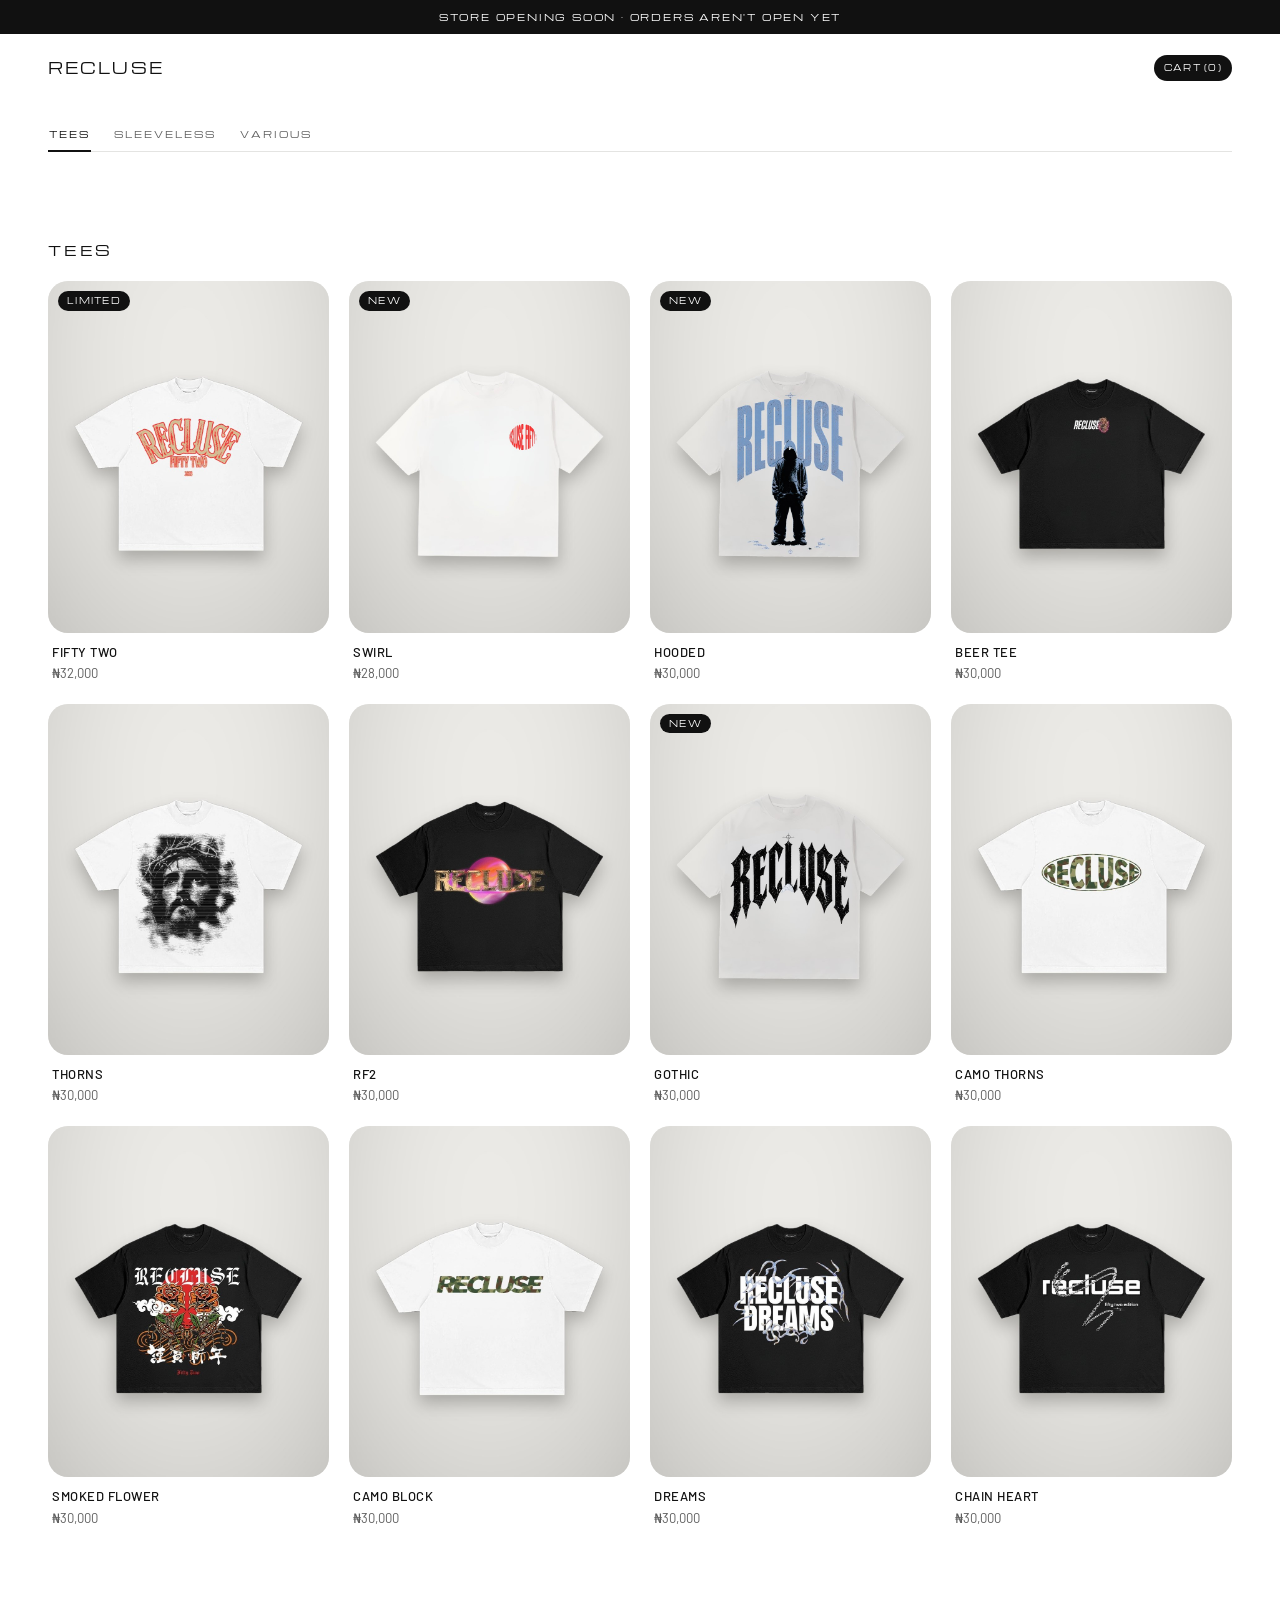
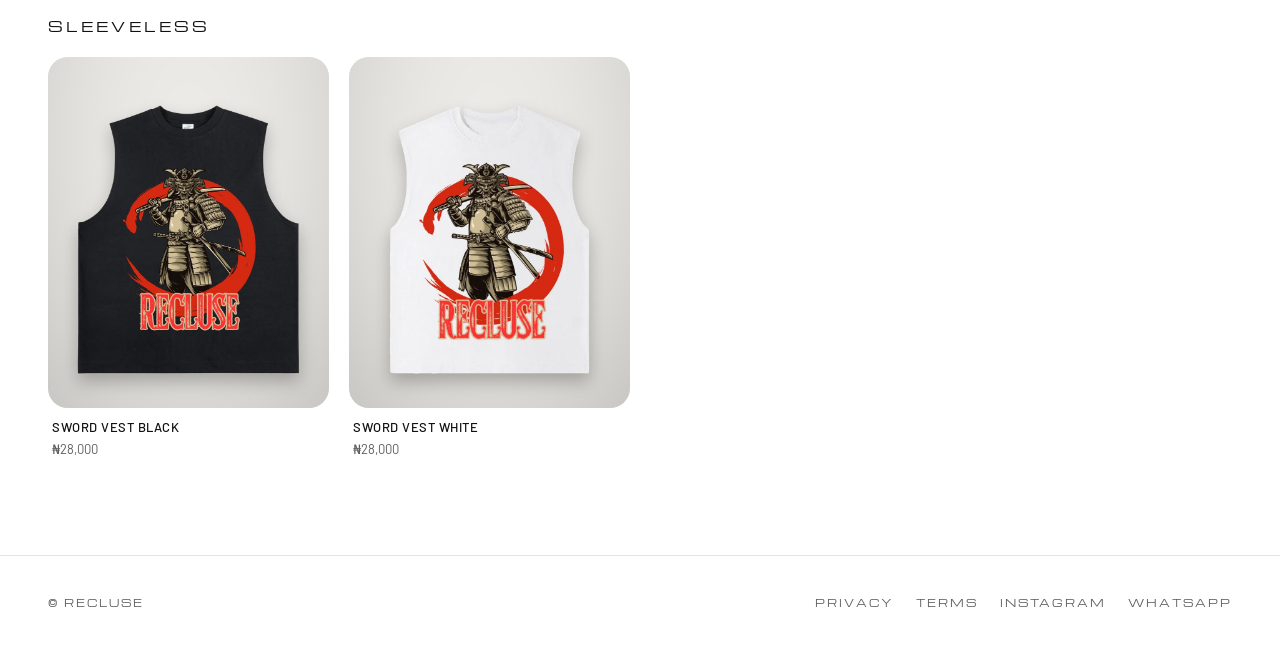
<file: shop.html>
<!DOCTYPE html>
<html lang="en">
<head>
<meta charset="UTF-8">
<meta name="viewport" content="width=device-width, initial-scale=1.0">
<title>RECLUSE | SHOP</title>
<meta name="description" content="Shop RECLUSE tees and sleeveless pieces. Limited drops, no restock.">
<link rel="stylesheet" href="style.css?v=25">
</head>

<body>

<nav class="nav">
  <a class="nav-logo" href="index.html">RECLUSE</a>
  <div class="nav-links">
    <a href="cart.html">CART (<span data-cart-count>0</span>)</a>
  </div>
</nav>

<main class="wrap">

  <div class="pills" style="padding-top: 16px">
    <a class="pill" href="#tees">Tees</a>
    <a class="pill" href="#sleeveless">Sleeveless</a>
    <a class="pill pill-alt" href="extras.html">Various</a>
  </div>

  <section class="section" id="tees">
    <div class="section-head"><h2>TEES</h2></div>
    <div class="grid" data-category="tees"></div>
  </section>

  <section class="section" id="sleeveless">
    <div class="section-head"><h2>SLEEVELESS</h2></div>
    <div class="grid" data-category="sleeveless"></div>
  </section>


</main>

<footer class="footer">
  <span>© RECLUSE</span>
  <div class="footer-links">
    <a href="privacy.html">PRIVACY</a>
    <a href="terms.html">TERMS</a>
    <a href="#">INSTAGRAM</a>
    <a href="https://wa.me/2347038547668" target="_blank" rel="noopener">WHATSAPP</a>
  </div>
</footer>

<script src="products.js?v=21"></script>
<script src="cart.js?v=5"></script>
<script>
  // fill each section with its category, in the order listed in products.js
  document.querySelectorAll("[data-category]").forEach(grid => {
    grid.innerHTML = listProducts(grid.dataset.category).map(productCard).join("");
  });

  // coming back from a product: return to the spot you left
  const nav = performance.getEntriesByType("navigation")[0];
  const cameBack = (nav && nav.type === "back_forward") || sessionStorage.getItem("restoreShop") === "1";
  sessionStorage.removeItem("restoreShop");
  const savedY = Number(sessionStorage.getItem("shopScroll") || 0);
  if (cameBack && savedY) { history.scrollRestoration = "manual"; window.scrollTo(0, savedY); }
  const saveY = () => sessionStorage.setItem("shopScroll", String(window.scrollY));
  window.addEventListener("pagehide", saveY);
  document.addEventListener("click", e => { if (e.target.closest("a.card")) saveY(); });

  // highlight the tab for the section on screen
  const tabs = Array.from(document.querySelectorAll(".pill"));
  const sections = tabs.map(t => document.querySelector(t.getAttribute("href")));
  function markTab() {
    let i = 0;
    sections.forEach((sec, n) => { if (sec && sec.getBoundingClientRect().top < window.innerHeight * 0.4) i = n; });
    tabs.forEach((t, n) => t.classList.toggle("is-active", n === i));
  }
  window.addEventListener("scroll", markTab, { passive: true });
  markTab();
</script>

</body>
</html>
</file>
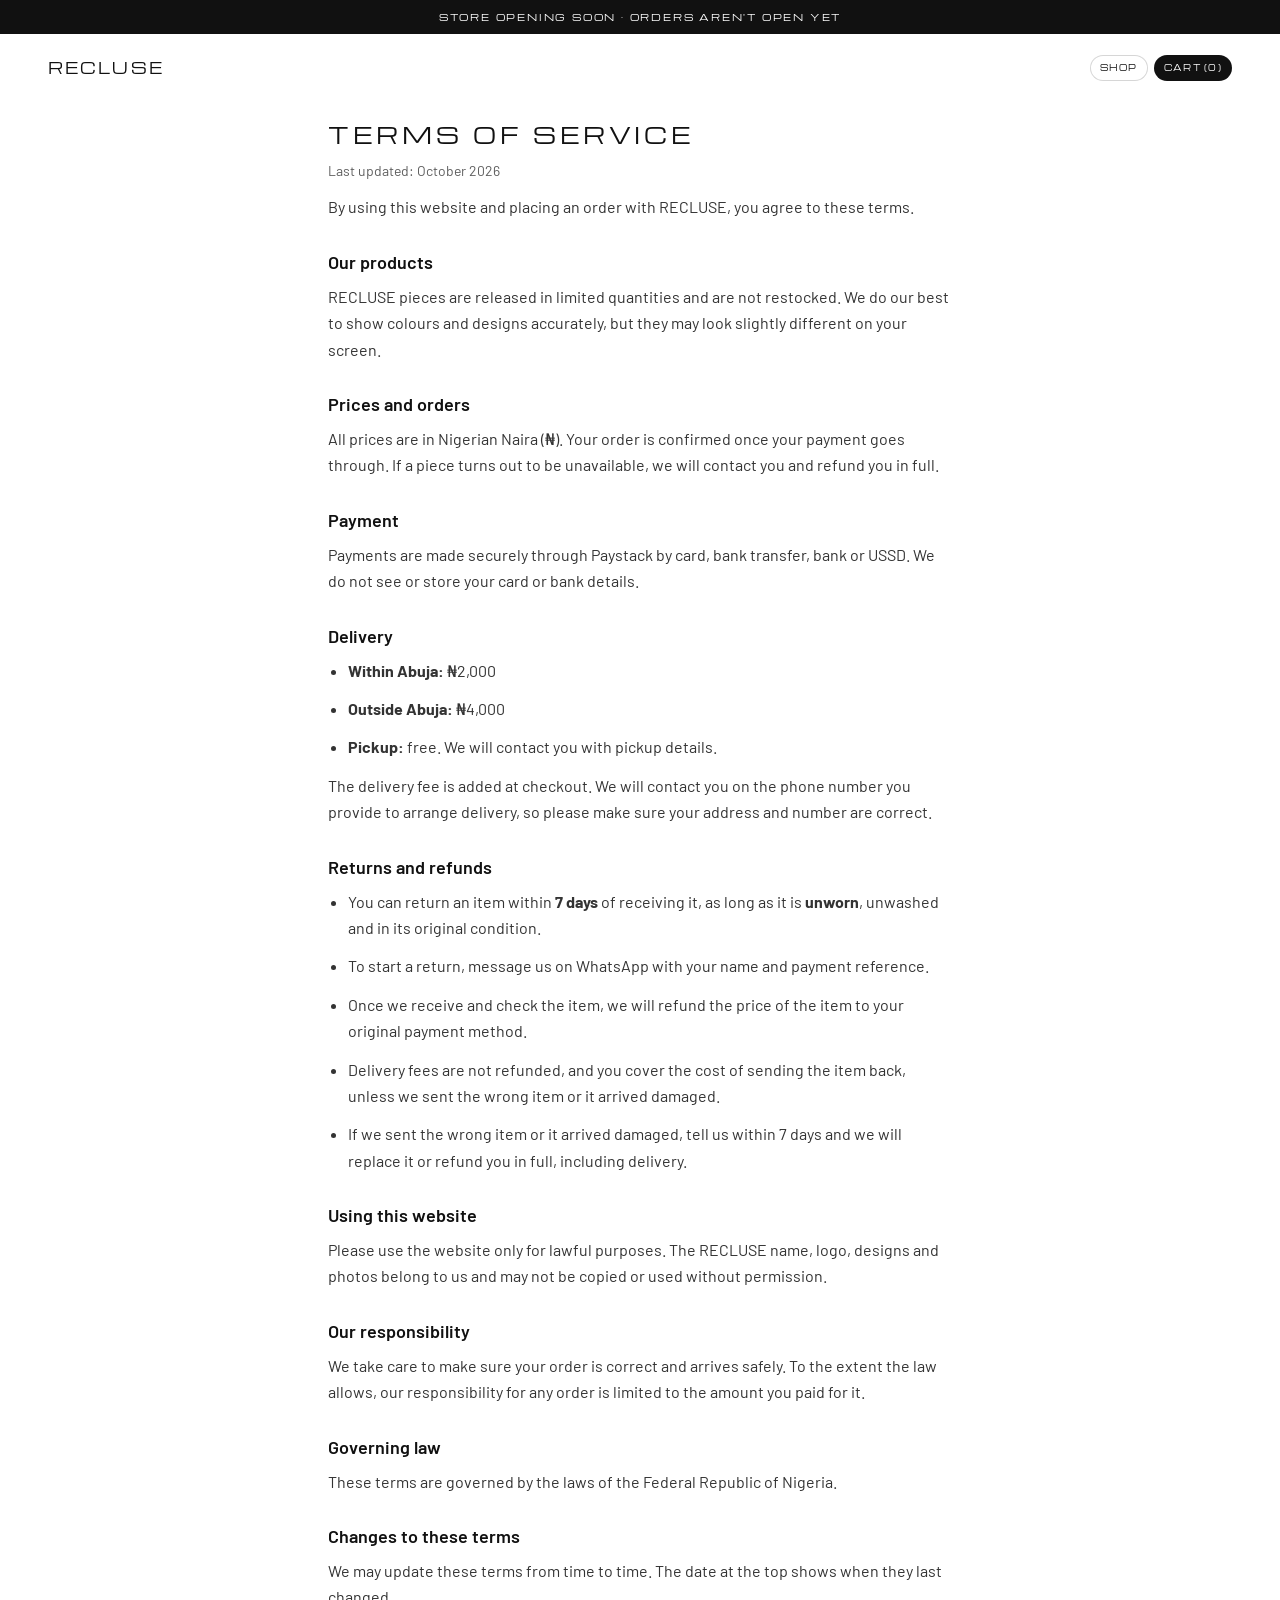
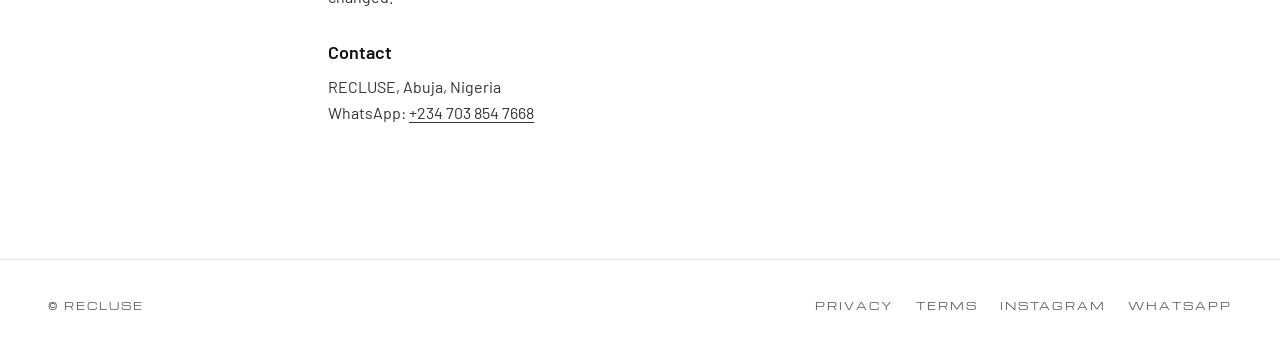
<file: terms.html>
<!DOCTYPE html>
<html lang="en">
<head>
<meta charset="UTF-8">
<meta name="viewport" content="width=device-width, initial-scale=1.0">
<title>RECLUSE | TERMS OF SERVICE</title>
<meta name="description" content="TERMS OF SERVICE for RECLUSE, a Nigerian streetwear brand.">
<link rel="stylesheet" href="style.css?v=25">
</head>

<body>

<nav class="nav">
  <a class="nav-logo" href="index.html">RECLUSE</a>
  <div class="nav-links">
    <a href="shop.html">SHOP</a>
    <a href="cart.html">CART (<span data-cart-count>0</span>)</a>
  </div>
</nav>

<main class="wrap legal">
  <h1>TERMS OF SERVICE</h1>
  <p class="updated">Last updated: October 2026</p>

  <p>By using this website and placing an order with RECLUSE, you agree to these terms.</p>

  <h2>Our products</h2>
  <p>RECLUSE pieces are released in limited quantities and are not restocked. We do our best to show colours and designs accurately, but they may look slightly different on your screen.</p>

  <h2>Prices and orders</h2>
  <p>All prices are in Nigerian Naira (₦). Your order is confirmed once your payment goes through. If a piece turns out to be unavailable, we will contact you and refund you in full.</p>

  <h2>Payment</h2>
  <p>Payments are made securely through Paystack by card, bank transfer, bank or USSD. We do not see or store your card or bank details.</p>

  <h2>Delivery</h2>
  <ul>
    <li><strong>Within Abuja:</strong> ₦2,000</li>
    <li><strong>Outside Abuja:</strong> ₦4,000</li>
    <li><strong>Pickup:</strong> free. We will contact you with pickup details.</li>
  </ul>
  <p>The delivery fee is added at checkout. We will contact you on the phone number you provide to arrange delivery, so please make sure your address and number are correct.</p>

  <h2>Returns and refunds</h2>
  <ul>
    <li>You can return an item within <strong>7 days</strong> of receiving it, as long as it is <strong>unworn</strong>, unwashed and in its original condition.</li>
    <li>To start a return, message us on WhatsApp with your name and payment reference.</li>
    <li>Once we receive and check the item, we will refund the price of the item to your original payment method.</li>
    <li>Delivery fees are not refunded, and you cover the cost of sending the item back, unless we sent the wrong item or it arrived damaged.</li>
    <li>If we sent the wrong item or it arrived damaged, tell us within 7 days and we will replace it or refund you in full, including delivery.</li>
  </ul>

  <h2>Using this website</h2>
  <p>Please use the website only for lawful purposes. The RECLUSE name, logo, designs and photos belong to us and may not be copied or used without permission.</p>

  <h2>Our responsibility</h2>
  <p>We take care to make sure your order is correct and arrives safely. To the extent the law allows, our responsibility for any order is limited to the amount you paid for it.</p>

  <h2>Governing law</h2>
  <p>These terms are governed by the laws of the Federal Republic of Nigeria.</p>

  <h2>Changes to these terms</h2>
  <p>We may update these terms from time to time. The date at the top shows when they last changed.</p>

  <h2>Contact</h2>
  <p>RECLUSE, Abuja, Nigeria<br>WhatsApp: <a href="https://wa.me/2347038547668" target="_blank" rel="noopener">+234 703 854 7668</a></p>

</main>

<footer class="footer">
  <span>© RECLUSE</span>
  <div class="footer-links">
    <a href="privacy.html">PRIVACY</a>
    <a href="terms.html">TERMS</a>
    <a href="#">INSTAGRAM</a>
    <a href="https://wa.me/2347038547668" target="_blank" rel="noopener">WHATSAPP</a>
  </div>
</footer>

<script src="products.js?v=21"></script>
<script src="cart.js?v=5"></script>

</body>
</html>
</file>
<file: style.css>
/* RECLUSE — shared styles
   Linked from every page: <link rel="stylesheet" href="style.css"> */

@import url("https://fonts.googleapis.com/css2?family=Michroma&family=Barlow:wght@400;500;600&display=swap");

:root {
  --ink: #111111;
  --paper: #ffffff;
  --stone: #efefed;
  --line: #e4e4e2;
  --muted: #5f5f5f;

  --radius: 20px;
  --radius-sm: 12px;
  --pad: clamp(16px, 4vw, 48px);
  --max: 1344px;

  --wide: "Michroma", "Arial Black", sans-serif;
  --text: "Barlow", "Helvetica Neue", Helvetica, sans-serif;
}

/* ---------- base ---------- */
*, *::before, *::after { box-sizing: border-box; }

html { -webkit-text-size-adjust: 100%; }

body {
  margin: 0;
  background: var(--paper);
  color: var(--ink);
  font-family: var(--text);
  font-size: 16px;
  line-height: 1.5;
  -webkit-font-smoothing: antialiased;
}

img { display: block; max-width: 100%; }

a { color: inherit; text-decoration: none; }

button { font: inherit; color: inherit; cursor: pointer; }

:focus-visible { outline: 2px solid var(--ink); outline-offset: 3px; }

.wrap { width: 100%; max-width: var(--max); margin: 0 auto; padding: 0 var(--pad); }

/* ---------- nav ---------- */
.nav {
  display: flex;
  justify-content: space-between;
  align-items: center;
  gap: 8px;
  max-width: var(--max);
  margin: 0 auto;
  padding: 12px var(--pad);
  font-family: var(--wide);
  font-size: 8px;
  letter-spacing: 0.16em;
}

.nav-links { display: flex; gap: 6px; }

/* every nav link is a tappable pill (except the logo) */
.nav a:not(.nav-logo) {
  position: relative;
  display: inline-flex;
  align-items: center;
  min-height: 30px;
  padding: 0 10px;
  border-radius: 999px;
  background: var(--stone);
  white-space: nowrap;
}

/* invisible margin around each pill so it's easier to tap than it looks */
.nav a:not(.nav-logo)::before {
  content: "";
  position: absolute;
  inset: -7px -3px;
}

.nav a:not(.nav-logo):hover,
.nav a:not(.nav-logo):active { background: var(--ink); color: var(--paper); }

/* cart stands out as the main action */
.nav a[href="cart.html"] { background: var(--ink); color: var(--paper); }
.nav a[href="cart.html"]:hover,
.nav a[href="cart.html"]:active { background: #333333; }

/* small logo used on inner pages */
.nav-logo { display: inline-flex; align-items: center; min-height: 44px; font-size: 15px; letter-spacing: 0.14em; }

/* ---------- wordmark (home header) ---------- */
.masthead {
  display: flex;
  flex-direction: column;
  align-items: center;
  gap: 14px;
  padding: 8px var(--pad) clamp(28px, 5vw, 56px);
  text-align: center;
}

.wordmark {
  margin: 0;
  font-family: var(--wide);
  font-weight: 400;
  font-size: clamp(36px, 9.2vw, 132px);
  line-height: 1;
  letter-spacing: 0.14em;
  padding-left: 0.14em; /* balances the trailing letter-spacing */
}

.tagline {
  margin: 0;
  font-family: var(--wide);
  font-size: clamp(8px, 1vw, 11px);
  letter-spacing: 0.3em;
  color: var(--muted);
}

/* ---------- store closed banner ---------- */
.store-banner {
  padding: 10px var(--pad);
  background: var(--ink);
  color: var(--paper);
  text-align: center;
  font-family: var(--wide);
  font-size: 9px;
  letter-spacing: 0.2em;
  line-height: 1.6;
}

/* ---------- buttons ---------- */
.btn {
  display: inline-flex;
  align-items: center;
  justify-content: center;
  min-height: 48px;
  padding: 0 28px;
  border: none;
  border-radius: 999px;
  background: var(--ink);
  color: var(--paper);
  font-family: var(--wide);
  font-size: 11px;
  letter-spacing: 0.2em;
}

.btn:hover { background: #333333; }

.btn:disabled { background: #d4d4d2; color: #5f5f5f; cursor: not-allowed; }

/* ---------- drop box (home) ---------- */
.drop-box {
  position: relative;
  display: flex;
  flex-direction: column;
  justify-content: flex-end;
  min-height: clamp(440px, 60vw, 600px);
  border-radius: var(--radius);
  overflow: hidden;
  background: var(--stone);
  color: var(--paper);
}

.drop-box img {
  position: absolute;
  inset: 0;
  width: 100%;
  height: 100%;
  object-fit: cover;
  filter: blur(8px) brightness(0.85);
  transform: scale(1.1); /* hides the soft edges the blur leaves */
}

/* dark fade behind the text so it stays readable on any photo */
.drop-box::after {
  content: "";
  position: absolute;
  inset: 45% 0 0 0;
  background: linear-gradient(to top, rgba(0, 0, 0, 0.6), rgba(0, 0, 0, 0));
}

.drop-content {
  position: relative;
  z-index: 1;
  display: flex;
  flex-wrap: wrap;
  justify-content: space-between;
  align-items: flex-end;
  gap: 20px;
  padding: clamp(20px, 3vw, 40px);
}

.drop-label {
  font-family: var(--wide);
  font-size: 11px;
  letter-spacing: 0.2em;
}

.drop-title {
  margin: 8px 0 6px;
  font-family: var(--wide);
  font-weight: 400;
  font-size: clamp(20px, 2.6vw, 36px);
  letter-spacing: 0.05em;
  line-height: 1.25;
}

.drop-sub { margin: 0; font-size: 16px; opacity: 0.9; }

.drop-box .btn { background: var(--paper); color: var(--ink); }
.drop-box .btn:hover { background: var(--stone); }

/* ---------- section heads ---------- */
.section { padding-top: clamp(48px, 7vw, 88px); }

.section-head {
  display: flex;
  justify-content: space-between;
  align-items: center;
  margin-bottom: 20px;
}

.section-head h2 {
  margin: 0;
  font-family: var(--wide);
  font-weight: 400;
  font-size: clamp(11px, 1.1vw, 14px);
  letter-spacing: 0.24em;
}

.section-head a {
  display: inline-flex;
  align-items: center;
  min-height: 44px;
  font-family: var(--wide);
  font-size: 11px;
  letter-spacing: 0.2em;
}

.about-text {
  margin: 0;
  max-width: 60ch;
  font-size: clamp(17px, 1.6vw, 21px);
  line-height: 1.6;
}

/* ---------- exclusive rail (home) ---------- */
.motion-toggle {
  min-height: 30px;
  padding: 0 10px;
  border: none;
  border-radius: 999px;
  background: var(--stone);
  font-family: var(--wide);
  font-size: 8px;
  letter-spacing: 0.16em;
}

.motion-toggle[aria-pressed="false"] { background: var(--paper); box-shadow: inset 0 0 0 1px var(--line); color: var(--muted); }

.rail {
  position: relative;
  margin: 0 calc(var(--pad) * -1);
  overflow: hidden;
  touch-action: pan-y; /* vertical scrolling still works on phones */
  cursor: grab;
  user-select: none;
  -webkit-user-select: none;
}

.rail.is-dragging { cursor: grabbing; }

/* chrome tube: sits in front of the hooks, so each hook looks like it wraps around it */
.rail-bar {
  position: absolute;
  z-index: 3;
  top: 22px;
  left: 0;
  right: 0;
  height: 10px;
  border-radius: 5px;
  background:
    linear-gradient(to bottom,
      #7d7d7d 0%, #e9e9e9 14%, #ffffff 24%, #cfcfcf 38%,
      #9b9b9b 55%, #5a5a5a 76%, #2b2b2b 92%, #4a4a4a 100%);
  box-shadow:
    0 1px 0 rgba(255, 255, 255, 0.6) inset,
    0 12px 14px -9px rgba(0, 0, 0, 0.45);
}

/* wall brackets at each end (desktop, where the ends are visible) */
@media (min-width: 900px) {
  .rail-bar { left: 24px; right: 24px; }

  .rail-bar::before,
  .rail-bar::after {
    content: "";
    position: absolute;
    top: -22px;
    width: 12px;
    height: 32px;
    border-radius: 4px 4px 7px 7px;
    background: linear-gradient(to right, #6b6b6b, #f2f2f2 45%, #8a8a8a);
    box-shadow: 0 6px 8px -4px rgba(0, 0, 0, 0.35);
  }

  .rail-bar::before { left: -6px; }
  .rail-bar::after { right: -6px; }
}

.rail-track {
  display: flex;
  align-items: flex-start;
  gap: 0;
  position: relative;
  z-index: 1;
  width: max-content;
  padding: 14px var(--pad) 32px;
  opacity: 0;
  transition: opacity 0.6s ease;
  will-change: transform;
}

.rail.is-ready .rail-track { opacity: 1; }

.rail-loading {
  position: absolute;
  top: 120px;
  left: 0;
  right: 0;
  margin: 0;
  text-align: center;
  font-family: var(--wide);
  font-size: 9px;
  letter-spacing: 0.24em;
  color: var(--muted);
  transition: opacity 0.4s ease;
}

.rail.is-ready .rail-loading { opacity: 0; }

.hang {
  display: flex;
  flex-direction: column;
  align-items: center;
  transform-origin: 50% 12px; /* swings from where the hook sits on the rail */
}

/* pieces hang tight together, sleeves slightly overlapping like a real rail */
.hang + .hang { margin-left: clamp(-30px, -4.5vw, -14px); }

.hook { display: block; position: relative; z-index: 1; width: 44px; height: 68px; }

/* the garment sits over the bottom of the hook, like it's inside the collar */
.hang-garment {
  position: relative;
  z-index: 2;
  /* same length for every piece, like real garments on a rail; width follows the shape */
  height: clamp(130px, 34vw, 180px);
  width: auto;
  margin-top: -10px;
  pointer-events: none;
  -webkit-user-drag: none;
  filter: drop-shadow(0 14px 16px rgba(0, 0, 0, 0.16)) drop-shadow(0 2px 3px rgba(0, 0, 0, 0.12));
}

.rail-hint {
  margin: 0;
  text-align: center;
  font-family: var(--wide);
  font-size: 8px;
  letter-spacing: 0.24em;
  color: var(--muted);
}

/* ---------- shop pills ---------- */
.pills { display: flex; gap: 10px; flex-wrap: wrap; }

.pill {
  display: inline-flex;
  align-items: center;
  min-height: 44px;
  padding: 0 20px;
  border: 1px solid var(--ink);
  border-radius: 999px;
  font-size: 15px;
  font-weight: 500;
}

.pill:hover, .pill.is-active { background: var(--ink); color: var(--paper); }

/* ---------- product grid + cards ---------- */
.grid {
  display: grid;
  grid-template-columns: repeat(2, minmax(0, 1fr));
  gap: 12px;
}

@media (min-width: 900px) {
  .grid { grid-template-columns: repeat(4, minmax(0, 1fr)); gap: 20px; }
}

/* home teaser: 2 pieces side by side */
@media (min-width: 900px) {
  .teaser { grid-template-columns: repeat(2, minmax(0, 1fr)); max-width: 720px; margin: 0 auto; }
}

.view-all { display: flex; justify-content: center; margin-top: 28px; }

.card { display: flex; flex-direction: column; gap: 10px; }

.card-img {
  aspect-ratio: 4 / 5;
  width: 100%;
  border: 1px solid transparent;
  border-radius: var(--radius);
  background: var(--stone);
  object-fit: cover;
}

/* white-background photos get a slim outline (set by markLight in products.js) */
.card-img.is-light { border-color: var(--line); }

.card:hover .card-img { opacity: 0.9; }

.card-meta {
  display: flex;
  flex-direction: column;
  gap: 2px;
  padding: 0 4px;
  font-size: 14px;
}

.card-name { font-weight: 500; }
.card-price { color: var(--muted); }

/* ---------- product page ---------- */
.product { padding-bottom: calc(170px + env(safe-area-inset-bottom, 0px)); } /* room so the size buttons never hide behind the fixed buy bar */

.product-intro {
  display: flex;
  flex-direction: column;
  gap: 12px;
  padding: 16px 0 24px;
}

.back-link {
  display: inline-flex;
  align-items: center;
  gap: 10px;
  min-height: 44px;
  font-size: 18px;
}

.product-title-row { display: flex; flex-wrap: wrap; align-items: center; gap: 12px; }

.product-title {
  margin: 0;
  font-size: clamp(28px, 3vw, 40px);
  font-weight: 500;
  line-height: 1.1;
}

.badge {
  padding: 4px 12px;
  border-radius: 999px;
  background: #ebebea;
  font-size: 15px;
}

.details-link {
  align-self: flex-start;
  font-size: 17px;
  text-decoration: underline;
  text-underline-offset: 3px;
}

.product-desc { margin: 0; max-width: 60ch; color: var(--muted); }

/* photo: full width on phones */
.gallery {
  position: relative;
  margin: 0 calc(var(--pad) * -1);
  background: var(--stone);
}

/* show the whole photo, whatever its shape (no cropping) */
.gallery img { width: 100%; height: auto; }

.counter {
  position: absolute;
  bottom: 14px;
  left: 50%;
  transform: translateX(-50%);
  display: flex;
  align-items: center;
  border-radius: 999px;
  background: rgba(40, 40, 40, 0.8);
  color: var(--paper);
}

.counter button { width: 44px; height: 40px; border: none; background: none; color: inherit; font-size: 18px; }
.counter span { min-width: 44px; text-align: center; }

/* hidden when a product has only one photo / one color */
[hidden] { display: none !important; }

.panel {
  display: flex;
  flex-direction: column;
  gap: 16px;
  margin-top: 20px;
  padding: 16px;
  border-radius: 22px;
  background: var(--paper);
  box-shadow: 0 2px 14px rgba(0, 0, 0, 0.07);
}

.option { display: flex; flex-direction: column; gap: 10px; }

.option-head { display: flex; justify-content: space-between; align-items: center; }

.option-head h2 { margin: 0; font-size: 17px; font-weight: 600; }

.option-head span { font-size: 15px; color: var(--muted); }

.swatches { display: flex; gap: 10px; }

.swatch {
  padding: 3px;
  border: 2px solid transparent;
  border-radius: 15px;
  background: none;
}

.swatch span {
  display: block;
  width: 56px;
  height: 56px;
  border-radius: 11px;
  border: 1px solid #d9d9d6;
}

.swatch[aria-pressed="true"] { border-color: var(--ink); }

.sizes { display: grid; grid-template-columns: repeat(4, minmax(0, 1fr)); gap: 10px; }

.size {
  height: 44px;
  border: 1px solid var(--ink);
  border-radius: var(--radius-sm);
  background: var(--paper);
  font-size: 15px;
  font-weight: 500;
}

.size[aria-pressed="true"] { background: var(--ink); color: var(--paper); }

/* buy bar: fixed to the bottom on phones */
.buy-bar {
  position: fixed;
  left: 0;
  right: 0;
  bottom: 0;
  z-index: 10;
  display: flex;
  align-items: center;
  gap: 12px;
  padding: 14px var(--pad) calc(14px + env(safe-area-inset-bottom, 0px));
  background: var(--paper);
  box-shadow: 0 -2px 16px rgba(0, 0, 0, 0.06);
}

.price-block { flex-grow: 1; display: flex; flex-direction: column; }

.price { font-size: 22px; font-weight: 500; }

.price-note { font-size: 14px; color: var(--muted); }

.save-btn {
  flex-shrink: 0;
  width: 56px;
  height: 56px;
  border: none;
  border-radius: 999px;
  background: #ebebea;
  display: flex;
  align-items: center;
  justify-content: center;
}

.add-btn {
  flex-shrink: 0;
  height: 56px;
  padding: 0 26px;
  border: none;
  border-radius: 16px;
  background: var(--ink);
  color: var(--paper);
  font-size: 18px;
  font-weight: 500;
}

.add-btn:hover { background: #333333; }

/* desktop: photo left, details right, buy bar sits in the column */
@media (min-width: 900px) {
  .product { padding-bottom: 64px; }

  .product-layout {
    display: grid;
    grid-template-columns: minmax(0, 1fr) 440px;
    grid-template-rows: auto auto auto 1fr;
    grid-template-areas:
      "gallery intro"
      "gallery panel"
      "gallery buy"
      "gallery .";
    column-gap: 40px;
    align-items: start;
  }

  .gallery { grid-area: gallery; margin: 0; border-radius: 28px; overflow: hidden; }

  .product-intro { grid-area: intro; padding-top: 0; }
  .panel { grid-area: panel; margin-top: 0; }

  .buy-bar {
    grid-area: buy;
    position: static;
    margin-top: 24px;
    padding: 0;
    box-shadow: none;
  }
}

/* ---------- cart ---------- */
.cart-list { display: flex; flex-direction: column; }

.cart-item {
  display: flex;
  align-items: center;
  gap: 16px;
  padding: 16px 0;
  border-bottom: 1px solid var(--line);
}

.cart-item img {
  width: 84px;
  height: 104px;
  border-radius: var(--radius-sm);
  background: var(--stone);
  object-fit: cover;
}

.cart-info { flex-grow: 1; display: flex; flex-direction: column; gap: 4px; }

.cart-name { font-weight: 500; }

.cart-meta { font-size: 14px; color: var(--muted); }

.qty { display: flex; align-items: center; gap: 4px; }

.qty button {
  width: 36px;
  height: 36px;
  border: 1px solid var(--line);
  border-radius: 999px;
  background: var(--paper);
}

.qty span { min-width: 24px; text-align: center; }

.remove-btn {
  min-height: 44px;
  padding: 0 4px;
  border: none;
  background: none;
  color: var(--muted);
  text-decoration: underline;
  text-underline-offset: 3px;
}

.cart-empty { padding: 48px 0; text-align: center; color: var(--muted); }

/* delivery choice */
.delivery-options { display: flex; flex-direction: column; gap: 8px; }

.delivery-option {
  display: flex;
  justify-content: space-between;
  align-items: center;
  min-height: 48px;
  padding: 0 16px;
  border: 1px solid var(--line);
  border-radius: var(--radius-sm);
  background: var(--paper);
  font-size: 15px;
  font-weight: 500;
  text-align: left;
}

.delivery-option[aria-pressed="true"] { border-color: var(--ink); background: var(--ink); color: var(--paper); }

.totals {
  display: flex;
  flex-direction: column;
  gap: 6px;
  padding-top: 20px;
  font-size: 15px;
  color: var(--muted);
}

.totals div { display: flex; justify-content: space-between; }

.cart-total {
  display: flex;
  justify-content: space-between;
  padding: 20px 0;
  font-size: 20px;
  font-weight: 500;
}

.form { display: flex; flex-direction: column; gap: 14px; margin-top: 12px; }

.field { display: flex; flex-direction: column; gap: 6px; }

.field label { font-size: 14px; font-weight: 500; }

.field input, .field textarea {
  width: 100%;
  min-height: 48px;
  padding: 12px 14px;
  border: 1px solid var(--line);
  border-radius: var(--radius-sm);
  background: var(--paper);
  font: inherit;
}

.field input:focus, .field textarea:focus { outline: none; border-color: var(--ink); }

/* ---------- footer ---------- */
.footer {
  display: flex;
  flex-wrap: wrap;
  justify-content: space-between;
  align-items: center;
  gap: 8px 24px;
  max-width: var(--max);
  margin: clamp(56px, 8vw, 96px) auto 0;
  padding: 24px var(--pad);
  border-top: 1px solid var(--line);
  font-family: var(--wide);
  font-size: 10px;
  letter-spacing: 0.2em;
  color: var(--muted);
}

.footer-links { display: flex; flex-wrap: wrap; gap: 0 22px; }

.footer a { display: inline-flex; align-items: center; min-height: 44px; }

.footer a:hover { color: var(--ink); }

@media (prefers-reduced-motion: reduce) {
  * { transition: none !important; animation: none !important; }
}


/* ---------- legal pages (privacy, terms) ---------- */
.legal { max-width: 720px; padding-bottom: 24px; }
.legal h1 { margin: 16px 0 8px; font-family: var(--wide); font-weight: 400; font-size: clamp(16px, 2vw, 22px); letter-spacing: 0.18em; }
.legal h2 { margin: 28px 0 8px; font-size: 18px; font-weight: 600; }
.legal p, .legal li { margin: 0 0 12px; line-height: 1.65; color: #333333; }
.legal ul { margin: 0 0 12px; padding-left: 20px; }
.legal .updated { font-size: 14px; color: var(--muted); }
.legal a { text-decoration: underline; text-underline-offset: 3px; }


/* ---------- wall frames ---------- */
.card-img-poster { aspect-ratio: 2 / 3; }

.frames-hero { display: block; }
.frames-hero img { display: block; width: 100%; height: clamp(110px, 26vw, 200px); object-fit: cover; border-radius: var(--radius); background: var(--stone); }

.section-compact { padding-top: clamp(32px, 5vw, 48px); }

.btn-sm { min-height: 40px; padding: 0 20px; font-size: 10px; }

/* "Various" pill: set apart from the clothing pills */
.pill-alt { border-style: dashed; border-color: var(--muted); color: var(--muted); font-weight: 400; }
.pill-alt:hover { border-style: solid; border-color: var(--ink); }

/* extras shelf: quieter and smaller than the clothing */
.section-extras { margin-top: clamp(40px, 6vw, 72px); padding-top: 28px; border-top: 1px solid var(--line); }
.section-extras .section-head h2 { font-size: 10px; color: var(--muted); letter-spacing: 0.22em; }

.grid-extras { grid-template-columns: repeat(3, minmax(0, 1fr)); gap: 10px; }
.grid-extras .card { gap: 6px; }
.grid-extras .card-img { border-radius: 12px; }
.grid-extras .card-meta { padding: 0 2px; font-size: 11px; }
.grid-extras .card-name { font-weight: 400; }

@media (min-width: 900px) {
  .grid-extras { grid-template-columns: repeat(6, minmax(0, 1fr)); gap: 16px; }
}


/* ---------- real frames ---------- */
.frame {
  position: relative;
  display: block;
  background: #ffffff;
  border: var(--fw, 4px) solid #141414;
  box-shadow: 0 12px 18px -8px rgba(0, 0, 0, 0.38), 0 2px 4px rgba(0, 0, 0, 0.22), inset 0 0 0 1px rgba(255, 255, 255, 0.14);
}

/* faint glass shine */
.frame::after {
  content: "";
  position: absolute;
  inset: 0;
  background: linear-gradient(118deg, rgba(255, 255, 255, 0.34) 0%, rgba(255, 255, 255, 0) 42%);
  pointer-events: none;
}

.frame img { display: block; width: 100%; height: auto; }
.frame .card-img { border: 0; border-radius: 0; }
.grid-extras .frame { --fw: 3px; }

/* gallery wall (home) */
.wall {
  position: relative;
  max-width: 760px;
  margin: 0 auto;
  aspect-ratio: 10 / 9;
  border-radius: var(--radius);
  background: radial-gradient(ellipse at 50% 0%, #f5f2eb 0%, #e5e0d6 100%);
  overflow: hidden;
}

.wall .frame { --fw: clamp(2px, 0.9vw, 5px); }

.wall-piece {
  position: absolute;
  display: block;
  transform-origin: 50% 0;
  animation: sway 6s ease-in-out infinite;
}

/* the nail it hangs from */
.wall-piece::before {
  content: "";
  position: absolute;
  top: -7px;
  left: 50%;
  width: 6px;
  height: 6px;
  margin-left: -3px;
  border-radius: 50%;
  background: #8d877b;
  box-shadow: 0 1px 1px rgba(0, 0, 0, 0.3);
}

@keyframes sway {
  0%, 100% { transform: rotate(-0.7deg); }
  50% { transform: rotate(0.7deg); }
}

/* product page: frame on a wall */
.gallery-frame {
  display: flex;
  justify-content: center;
  padding: 36px 0 64px;
  background: radial-gradient(ellipse at 50% 0%, #f5f2eb 0%, #e2ddd3 100%);
}

.gallery-frame .frame { width: min(72%, 380px); --fw: 8px; }

/* see it on your wall */
.room-btn {
  display: flex;
  justify-content: space-between;
  align-items: center;
  width: 100%;
  min-height: 44px;
  padding: 0 16px;
  border: 1px solid var(--line);
  border-radius: var(--radius-sm);
  background: var(--paper);
  font-size: 15px;
  font-weight: 500;
}

.room { margin-top: 12px; }
.room-tabs { display: flex; gap: 8px; margin-bottom: 10px; }
.room svg { display: block; width: 100%; height: auto; border-radius: var(--radius-sm); }
.room-note { margin: 8px 0 0; font-size: 13px; color: var(--muted); }


/* ---------- clean product cards ---------- */
.card-meta { font-size: 13px; }
.card-name { text-transform: uppercase; letter-spacing: 0.04em; }

.card-media { position: relative; display: block; overflow: hidden; border-radius: var(--radius); background: var(--stone); }
.slides { display: flex; overflow-x: auto; scroll-snap-type: x mandatory; scrollbar-width: none; -webkit-overflow-scrolling: touch; }
.slides::-webkit-scrollbar { display: none; }
.slides .card-img { flex: 0 0 100%; scroll-snap-align: start; border: 0; border-radius: 0; }

.dots { position: absolute; left: 0; right: 0; bottom: 9px; display: flex; justify-content: center; gap: 5px; pointer-events: none; }
.dots i { width: 5px; height: 5px; border-radius: 50%; background: rgba(0, 0, 0, 0.25); }
.card-media:not([data-i]) .dots i:nth-child(1),
.card-media[data-i="0"] .dots i:nth-child(1),
.card-media[data-i="1"] .dots i:nth-child(2) { background: rgba(0, 0, 0, 0.75); }

/* mouse: back view fades in on hover; touch: swipe the card */
@media (hover: hover) {
  .dots { display: none; }
  .slides { display: block; position: relative; overflow: hidden; aspect-ratio: 4 / 5; }
  .slides .card-img { position: absolute; inset: 0; width: 100%; height: 100%; transition: opacity 0.35s ease; }
  .slides .card-img + .card-img { opacity: 0; }
  .card:hover .slides .card-img + .card-img { opacity: 1; }
}

.tag { position: absolute; top: 10px; left: 10px; padding: 4px 9px; border-radius: 999px; background: var(--ink); color: var(--paper); font-family: var(--wide); font-size: 8px; letter-spacing: 0.16em; line-height: 1.4; }
.tag-out { background: var(--paper); color: var(--ink); box-shadow: inset 0 0 0 1px var(--ink); }
.card.is-out .card-media { opacity: 0.55; }

.add-btn:disabled { background: #d4d4d2; color: #5f5f5f; cursor: not-allowed; }


/* ---------- tabs: small, flat, underlined ---------- */
.pills { gap: 22px; padding-bottom: 0; border-bottom: 1px solid var(--line); }
.pill, .pill-alt {
  min-height: 34px;
  padding: 0 1px;
  border: 0;
  border-bottom: 2px solid transparent;
  border-radius: 0;
  margin-bottom: -1px;
  background: none;
  font-family: var(--wide);
  font-size: 9px;
  font-weight: 400;
  letter-spacing: 0.22em;
  text-transform: uppercase;
  color: var(--muted);
}
.pill:hover, .pill-alt:hover, .pill.is-active { background: none; color: var(--ink); border-color: transparent; border-bottom-color: var(--ink); }

/* top nav: smaller and lighter */
.nav a:not(.nav-logo) { min-height: 26px; padding: 0 10px; background: transparent; box-shadow: inset 0 0 0 1px rgba(0, 0, 0, 0.16); font-size: 8px; }
.nav a:not(.nav-logo):hover, .nav a:not(.nav-logo):active { background: var(--ink); color: var(--paper); box-shadow: none; }
.nav a[href="cart.html"] { background: var(--ink); color: var(--paper); box-shadow: none; }


/* ---------- fancier product page ---------- */
.back-link { min-height: 36px; gap: 8px; font-family: var(--wide); font-size: 9px; letter-spacing: 0.22em; text-transform: uppercase; color: var(--muted); }
.back-link svg { width: 16px; height: 11px; }
.back-link:hover { color: var(--ink); }

.product-title-row { flex-direction: column-reverse; align-items: flex-start; gap: 10px; }
.product-title { font-family: var(--wide); font-weight: 400; font-size: clamp(17px, 4.6vw, 26px); letter-spacing: 0.08em; line-height: 1.3; text-transform: uppercase; }
.badge { padding: 0; background: none; font-family: var(--wide); font-size: 9px; letter-spacing: 0.26em; color: var(--muted); }
.pdp-price { display: flex; align-items: center; flex-wrap: wrap; gap: 4px 0; font-size: 22px; font-weight: 500; }
.pdp-save { margin-left: 12px; padding: 4px 10px; border-radius: 999px; background: var(--ink); color: var(--paper); font-family: var(--wide); font-size: 8px; font-weight: 400; letter-spacing: 0.16em; text-transform: uppercase; }
.product-desc { font-size: 15px; line-height: 1.7; }

.gallery .counter { display: none; }
.thumbs { position: absolute; left: 12px; bottom: 12px; z-index: 3; display: flex; gap: 8px; }
.thumbs button { width: 46px; height: 58px; padding: 0; border: 1px solid rgba(0, 0, 0, 0.12); border-radius: 8px; overflow: hidden; background: var(--paper); opacity: 0.7; }
.thumbs button[aria-current="true"] { opacity: 1; box-shadow: 0 0 0 2px var(--ink); }
.thumbs img { display: block; width: 100%; height: 100%; object-fit: cover; }

.panel { margin-top: 8px; padding: 22px 0 0; gap: 24px; border-top: 1px solid var(--line); border-radius: 0; box-shadow: none; }
.option-head h2 { font-family: var(--wide); font-weight: 400; font-size: 10px; letter-spacing: 0.22em; text-transform: uppercase; }
.option-head span { font-size: 13px; }
.size { height: 46px; border-radius: 6px; font-size: 14px; }

.accs { border-bottom: 1px solid var(--line); }
.acc { border-top: 1px solid var(--line); }
.acc summary { display: flex; justify-content: space-between; align-items: center; min-height: 52px; cursor: pointer; list-style: none; font-family: var(--wide); font-size: 10px; letter-spacing: 0.2em; text-transform: uppercase; }
.acc summary::-webkit-details-marker { display: none; }
.acc summary::after { content: "+"; font-family: var(--text); font-size: 20px; letter-spacing: 0; }
.acc[open] summary::after { content: "\2212"; }
.acc div { padding: 0 0 18px; font-size: 14.5px; line-height: 1.65; color: #444444; }
.acc p { margin: 0 0 6px; }
.acc a { text-decoration: underline; text-underline-offset: 3px; }

.buy-bar { background: rgba(255, 255, 255, 0.92); -webkit-backdrop-filter: blur(14px); backdrop-filter: blur(14px); }
.add-btn { border-radius: 999px; }

.pdp-more { margin-top: 56px; }
.pdp-more h2 { margin: 0 0 18px; font-family: var(--wide); font-weight: 400; font-size: 11px; letter-spacing: 0.24em; }
.more-row { display: flex; gap: 12px; overflow-x: auto; scroll-snap-type: x mandatory; scrollbar-width: none; scroll-padding: 0 var(--pad); margin: 0 calc(var(--pad) * -1); padding: 0 var(--pad) 6px; }
.more-row::-webkit-scrollbar { display: none; }
.more-row .card { flex: 0 0 44%; scroll-snap-align: start; }
@media (min-width: 900px) {
  .more-row { display: grid; grid-template-columns: repeat(4, minmax(0, 1fr)); gap: 20px; overflow: visible; margin: 0; padding: 0; }
  .more-row .card { flex: none; }
}


/* ---------- product page: photo first and fully visible, smaller controls ---------- */
@media (max-width: 899px) {
  .product-layout { display: flex; flex-direction: column; }
  .gallery { order: 1; margin-top: 2px; }
  .product-intro { order: 2; padding-top: 22px; }
  .panel { order: 3; }
  .back-link { display: none; } /* the SHOP button in the top menu does this on phones */
}

@media (min-width: 900px) {
  .product-layout { grid-template-columns: minmax(0, 560px) minmax(0, 440px); justify-content: center; column-gap: 72px; }
  .gallery { position: sticky; top: 16px; align-self: start; }
}

.sizes { display: flex; flex-wrap: wrap; gap: 8px; }
.size { min-width: 50px; height: 36px; padding: 0 14px; border: 1px solid #cfcfcd; border-radius: 4px; font-family: var(--wide); font-size: 10px; font-weight: 400; letter-spacing: 0.1em; }
.size[aria-pressed="true"] { border-color: var(--ink); }

.swatches { gap: 8px; }
.swatch { padding: 2px; border-radius: 12px; }
.swatch span { width: 40px; height: 40px; border-radius: 9px; }

.acc summary { min-height: 46px; }
.option-head h2 { font-size: 9px; }


/* ---------- buy row: not fixed, sits in the page right under the product ---------- */
.buy-bar .price { display: none; } /* the price is already shown under the name */

@media (max-width: 899px) {
  .product { padding-bottom: 32px; }
  .product-layout { gap: 22px; }
  .product-intro { padding: 0; }
  .panel { display: contents; }
  .panel > * { order: 3; }
  .panel > .accs { order: 5; }
  .buy-bar { order: 4; position: static; padding: 0; background: none; box-shadow: none; -webkit-backdrop-filter: none; backdrop-filter: none; }
}
</file>
